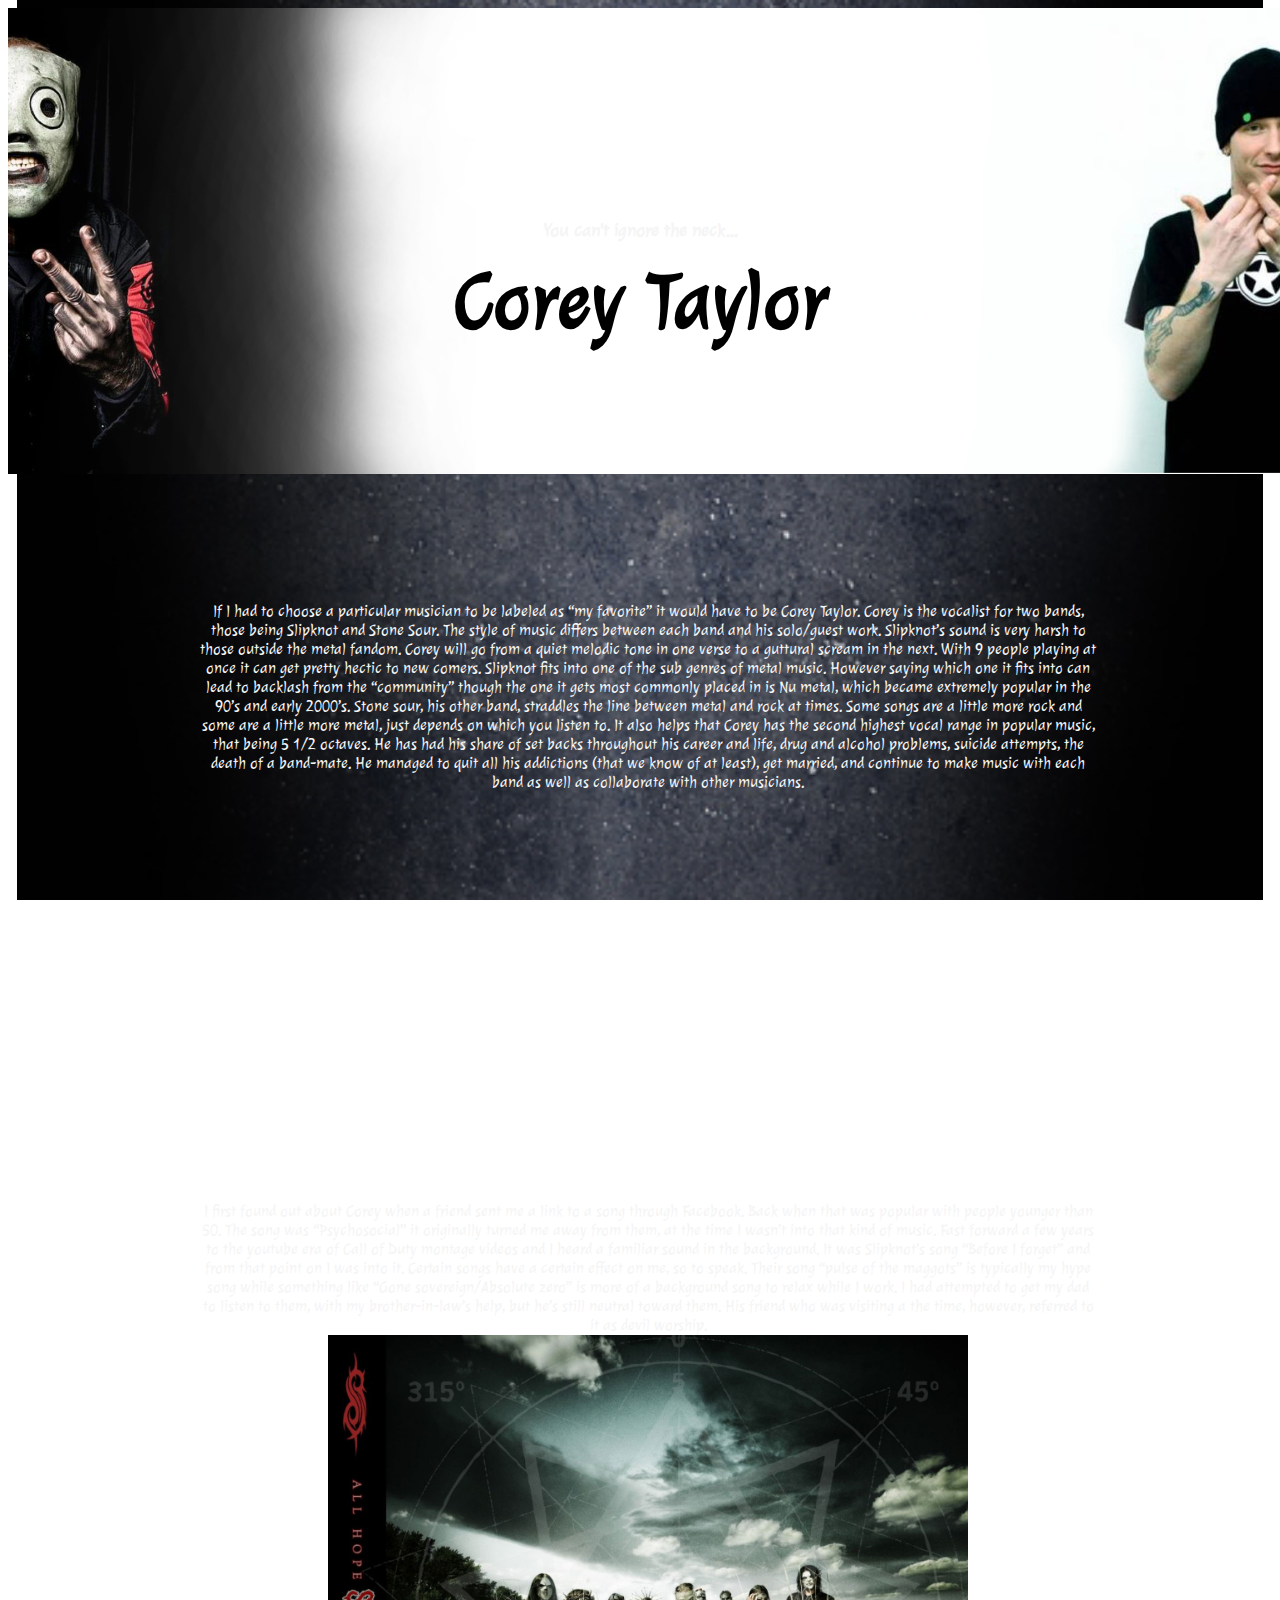
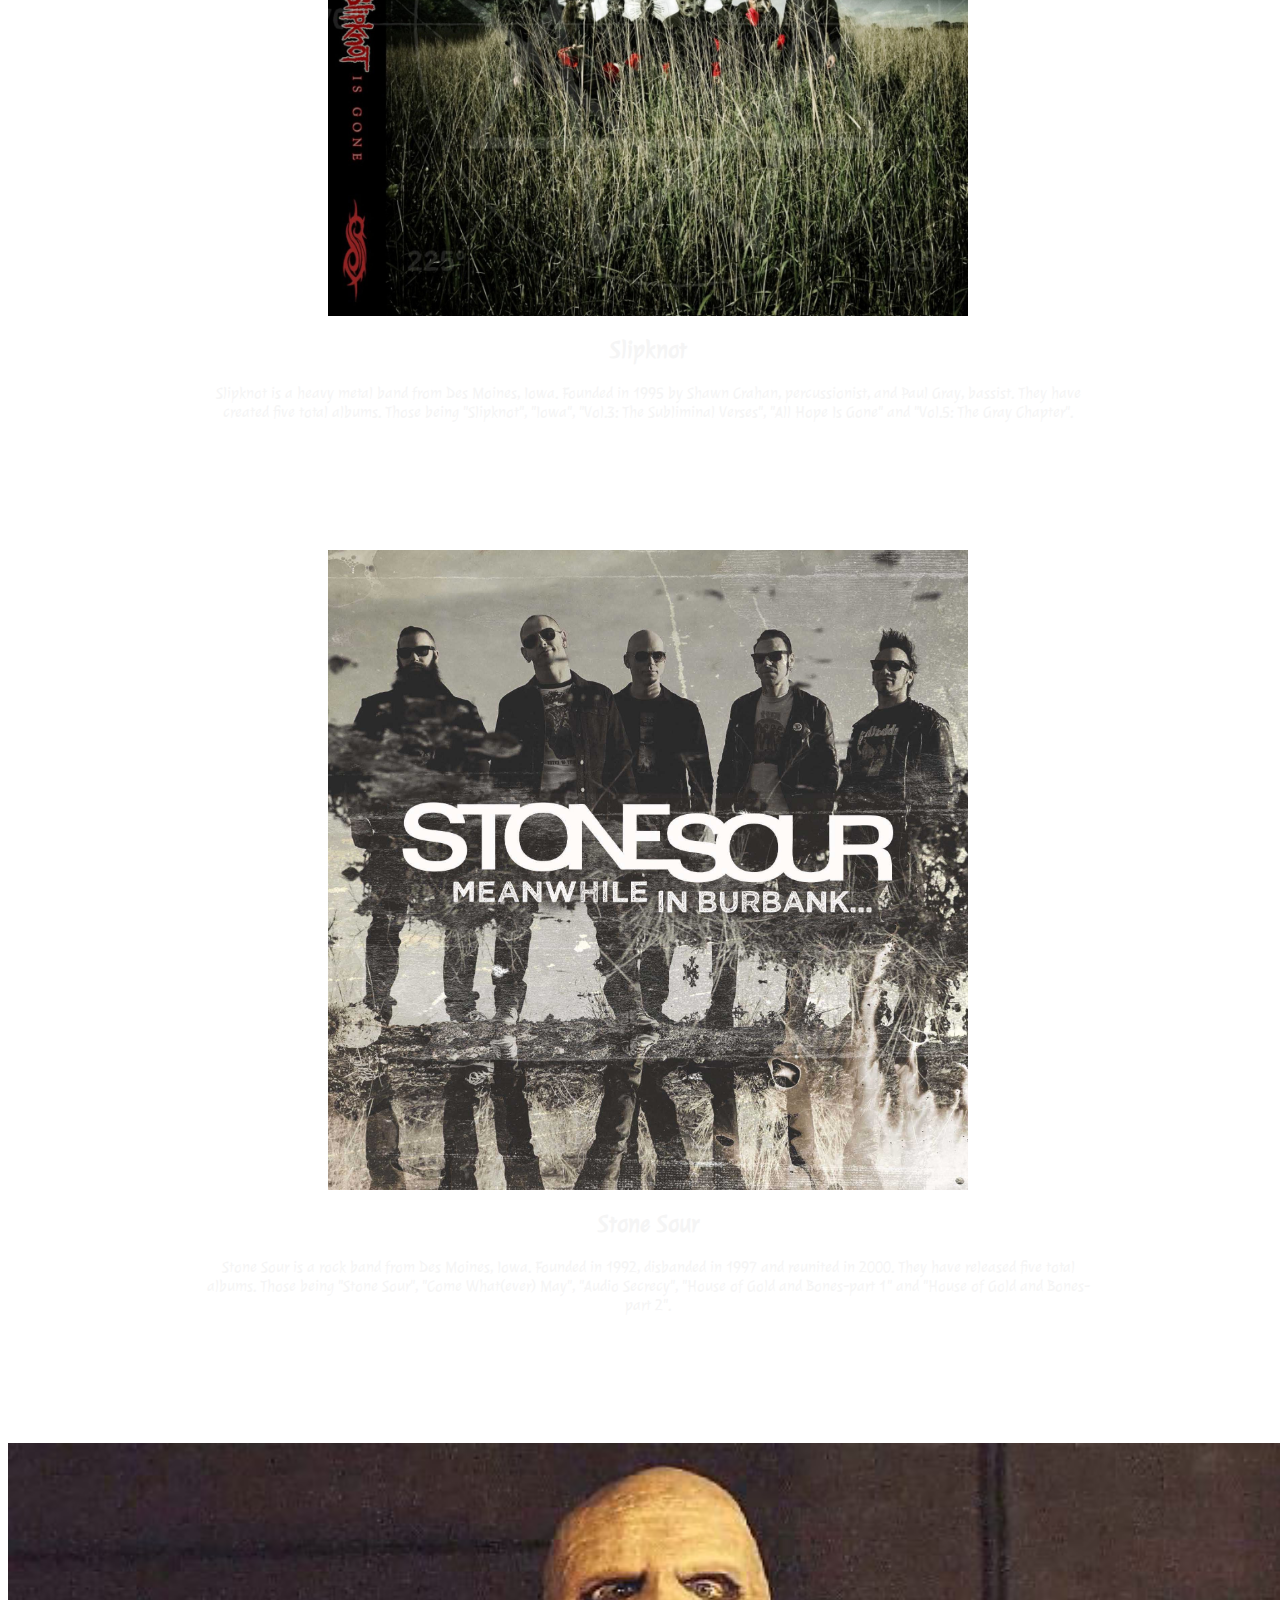
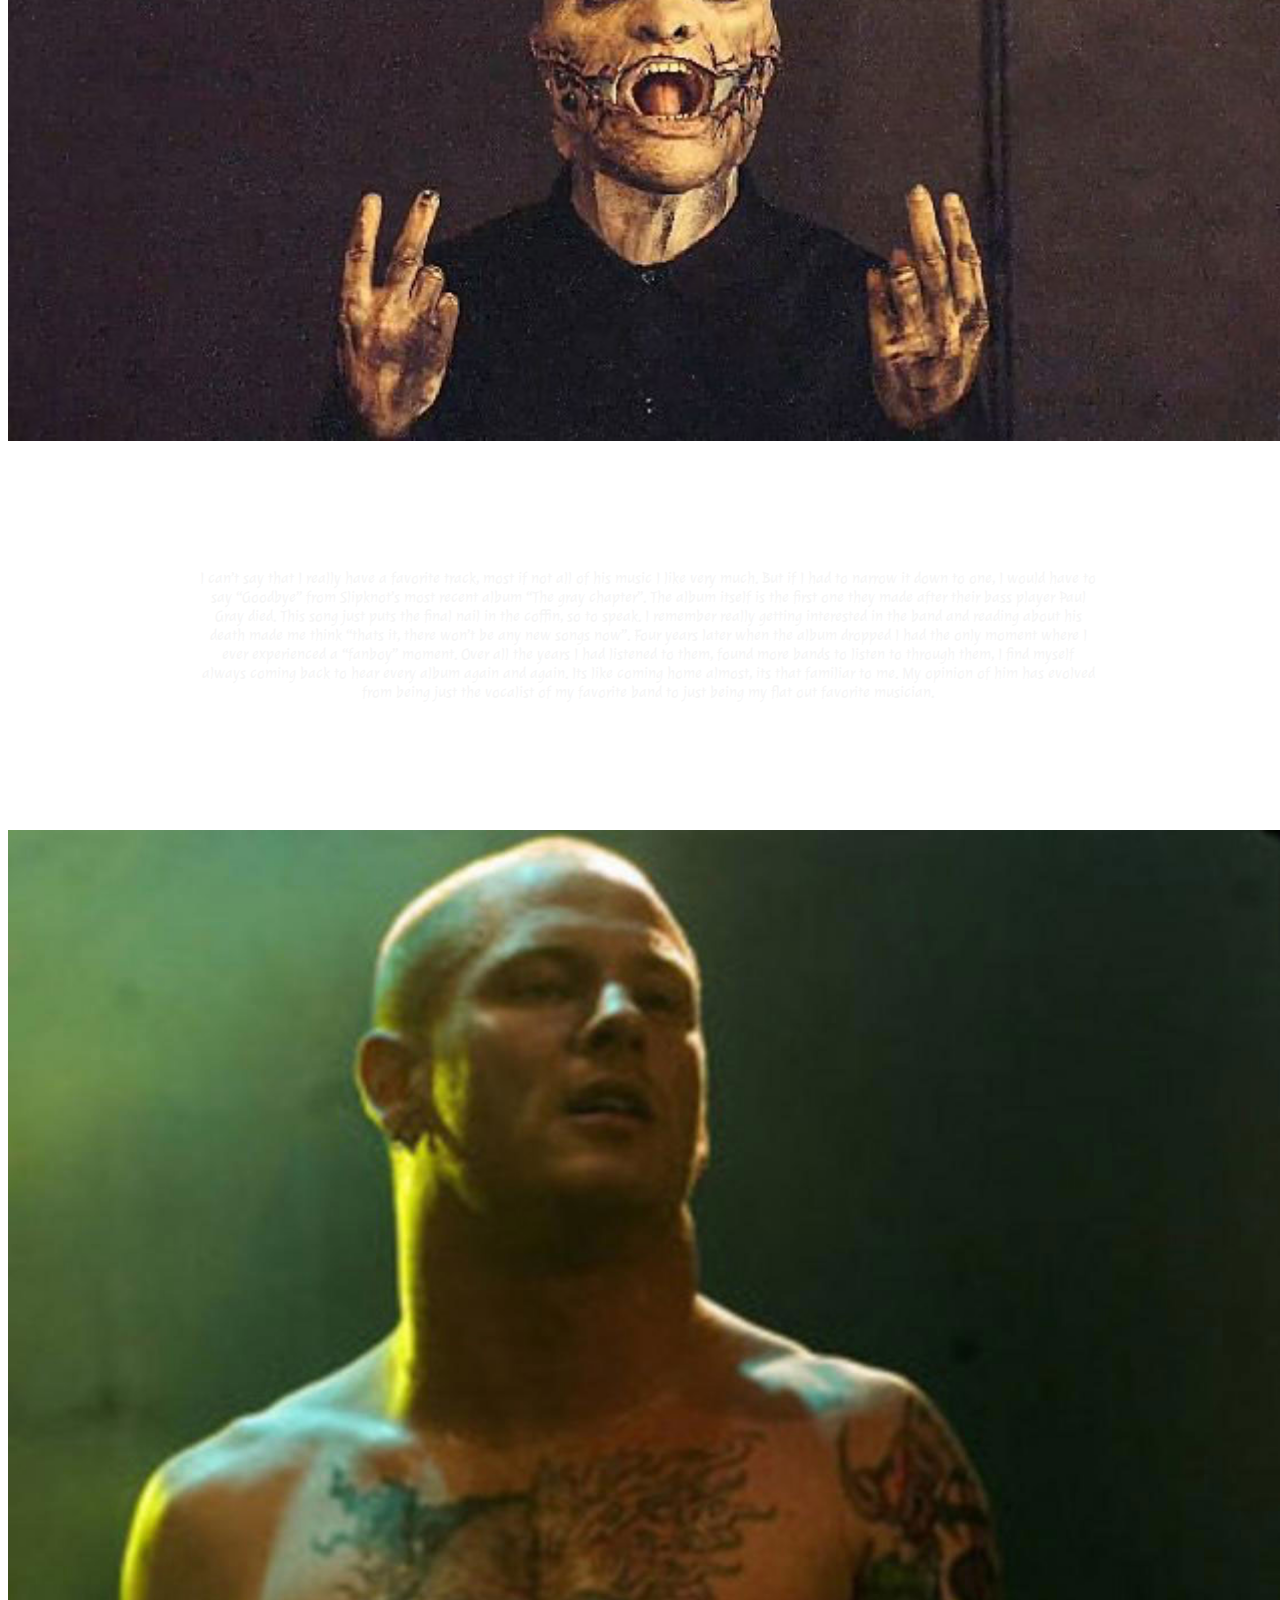
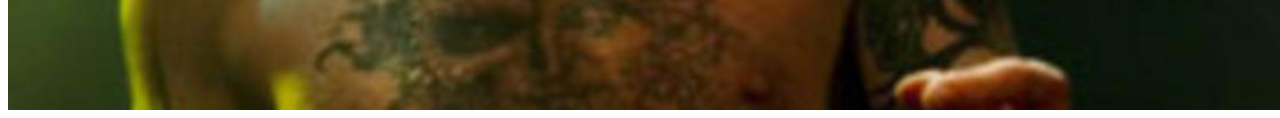
<file: project1/index.html>
<!DOCTYPE html>
<html lang="en">
    <head>
        <title>Alan Burtchell - ID1 SPRING 2017</title>
        <link rel="stylesheet"href="project 1 css.css">
    </head>
    <link href="https://fonts.googleapis.com/css?family=Julee" rel="stylesheet">
    <body>
        <div class="image">
            <img src="images/corey%20left%20and%20right.jpg" alt="corey with and without his mask" id="nope">
            <h1>Corey Taylor</h1>
        </div>
        <p id="afterwhite">If I had to choose a particular musician to be labeled as “my favorite” it would have to be Corey Taylor. Corey is the vocalist for two bands, those being Slipknot and Stone Sour. The style of music differs between each band and his solo/guest work. Slipknot’s sound is very harsh to those outside the metal fandom. Corey will go from a quiet melodic tone in one verse to a guttural scream in the next. With 9 people playing at once it can get pretty hectic to new comers. Slipknot fits into one of the sub genres of metal music. However saying which one it fits into can lead to backlash from the “community” though the one it gets most commonly placed in is Nu metal, which became extremely popular in the 90’s and early 2000’s. Stone sour, his other band, straddles the line between metal and rock at times. Some songs are a little more rock and some are a little more metal, just depends on which you listen to. It also helps that Corey has the second highest vocal range in popular music, that being 5 1/2 octaves. He has had his share of set backs throughout his career and life, drug and alcohol problems, suicide attempts, the death of a band-mate. He managed to quit all his addictions (that we know of at least), get married, and continue to make music with each band as well as collaborate with other musicians.</p>
        <img src="images/white-slipknot-logo.png" id="whitelogo">
        <p>I first found out about Corey when a friend sent me a link to a song through Facebook. Back when that was popular with people younger than 50. The song was “Psychosocial” it originally turned me away from them, at the time I wasn’t into that kind of music. Fast forward a few years to the youtube era of Call of Duty montage videos and I heard a familiar sound in the background. It was Slipknot’s song “Before I forget” and from that point on I was into it. Certain songs have a certain effect on me, so to speak. Their song “pulse of the maggots” is typically my hype song while something like “Gone sovereign/Absolute zero” is more of a background song to relax while I work. I had attempted to get my dad to listen to them, with my brother-in-law’s help, but he’s still neutral toward them. His friend who was visiting a the time, however, referred to it as devil worship.</p>
        <img src="images/slipknotallhopeisgone-optimized_.jpg" id="Slipknotalbum" alt="Slipknot album">
        <h2>Slipknot</h2>
        <p id="slipknottext">Slipknot is a heavy metal band from Des Moines, Iowa. Founded in 1995 by Shawn Crahan, percussionist, and Paul Gray, bassist. They have created five total albums. Those being "Slipknot", "Iowa", "Vol.3: The Subliminal Verses", "All Hope Is Gone" and "Vol.5: The Gray Chapter".</p>
        <img src="images/Meanwhile-in-burbank-optimized.jpg" id="Stonesouralbum" alt="Stone Sour album">
        <h2>Stone Sour</h2>
        <p id="stonesourtext">Stone Sour is a rock band from Des Moines, Iowa. Founded in 1992, disbanded in 1997 and reunited in 2000. They have released five total albums. Those being "Stone Sour", "Come What(ever) May", "Audio Secrecy", "House of Gold and Bones-part 1" and "House of Gold and Bones-part 2".</p>
        <img src="images/Corey-taylor-portrait-optimized.jpg" alt="Gray chapter portrait">
        <p id="paragraphaftercorey">I can’t say that I really have a favorite track, most if not all of his music I like very much. But if I had to narrow it down to one, I would have to say “Goodbye” from Slipknot’s most recent album “The gray chapter”. The  album itself is the first one they made after their bass player Paul Gray died. This song just puts the final nail in the coffin, so to speak. I remember really getting interested in the band and reading about his death made me think “thats it, there won’t be any new songs now”. Four years later when the album dropped I had the only moment where I ever experienced a “fanboy” moment. Over all the years I had listened to them, found more bands to listen to through them, I find myself always coming back to hear every album again and again. Its like coming home almost, its that familiar to me. My opinion of him has evolved from being just the vocalist of my favorite band to just being my flat out favorite musician.</p>
        <div class="image">
            <img src="images/Corey-Taylor-Neck-optimized.jpg" alt="Corey Taylor focusing on neck" id="neck"/>
            <h3>You can't ignore the neck...</h3>
        </div>  
    </body>
</html>
</file>
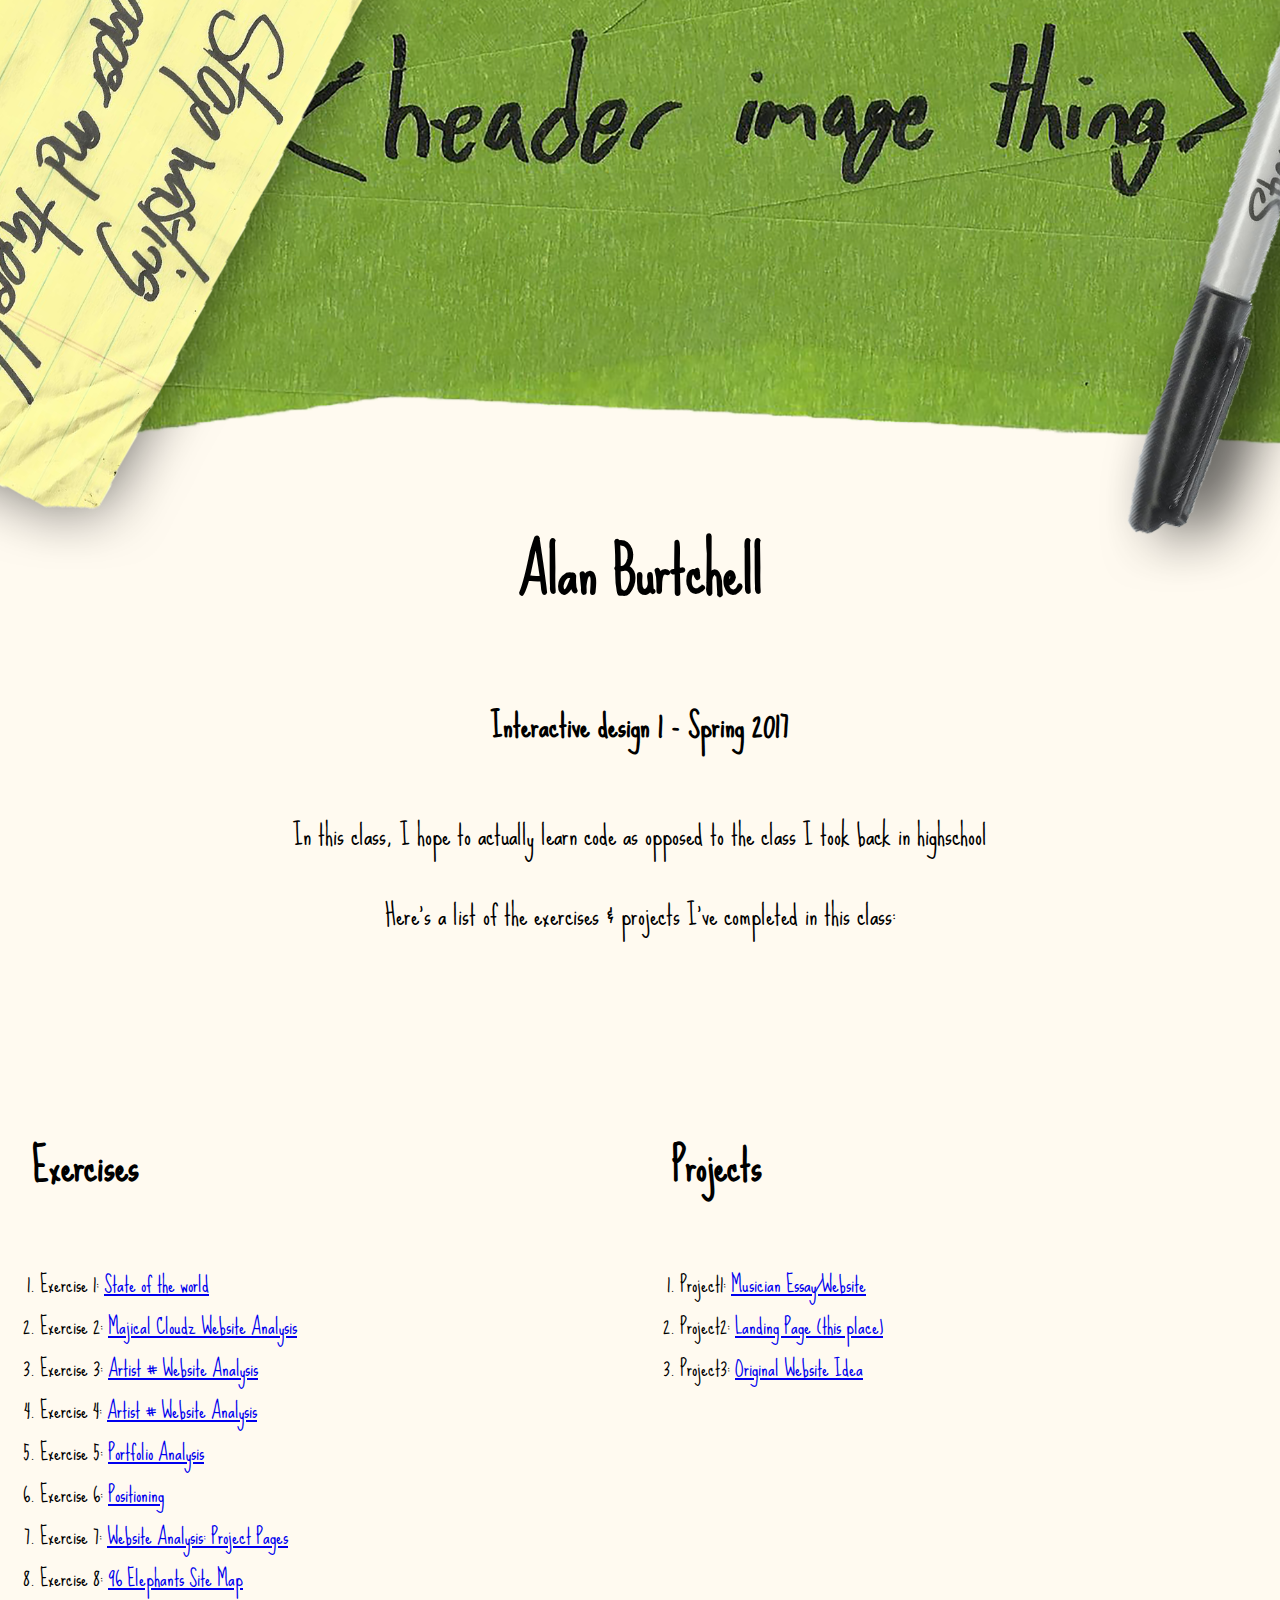
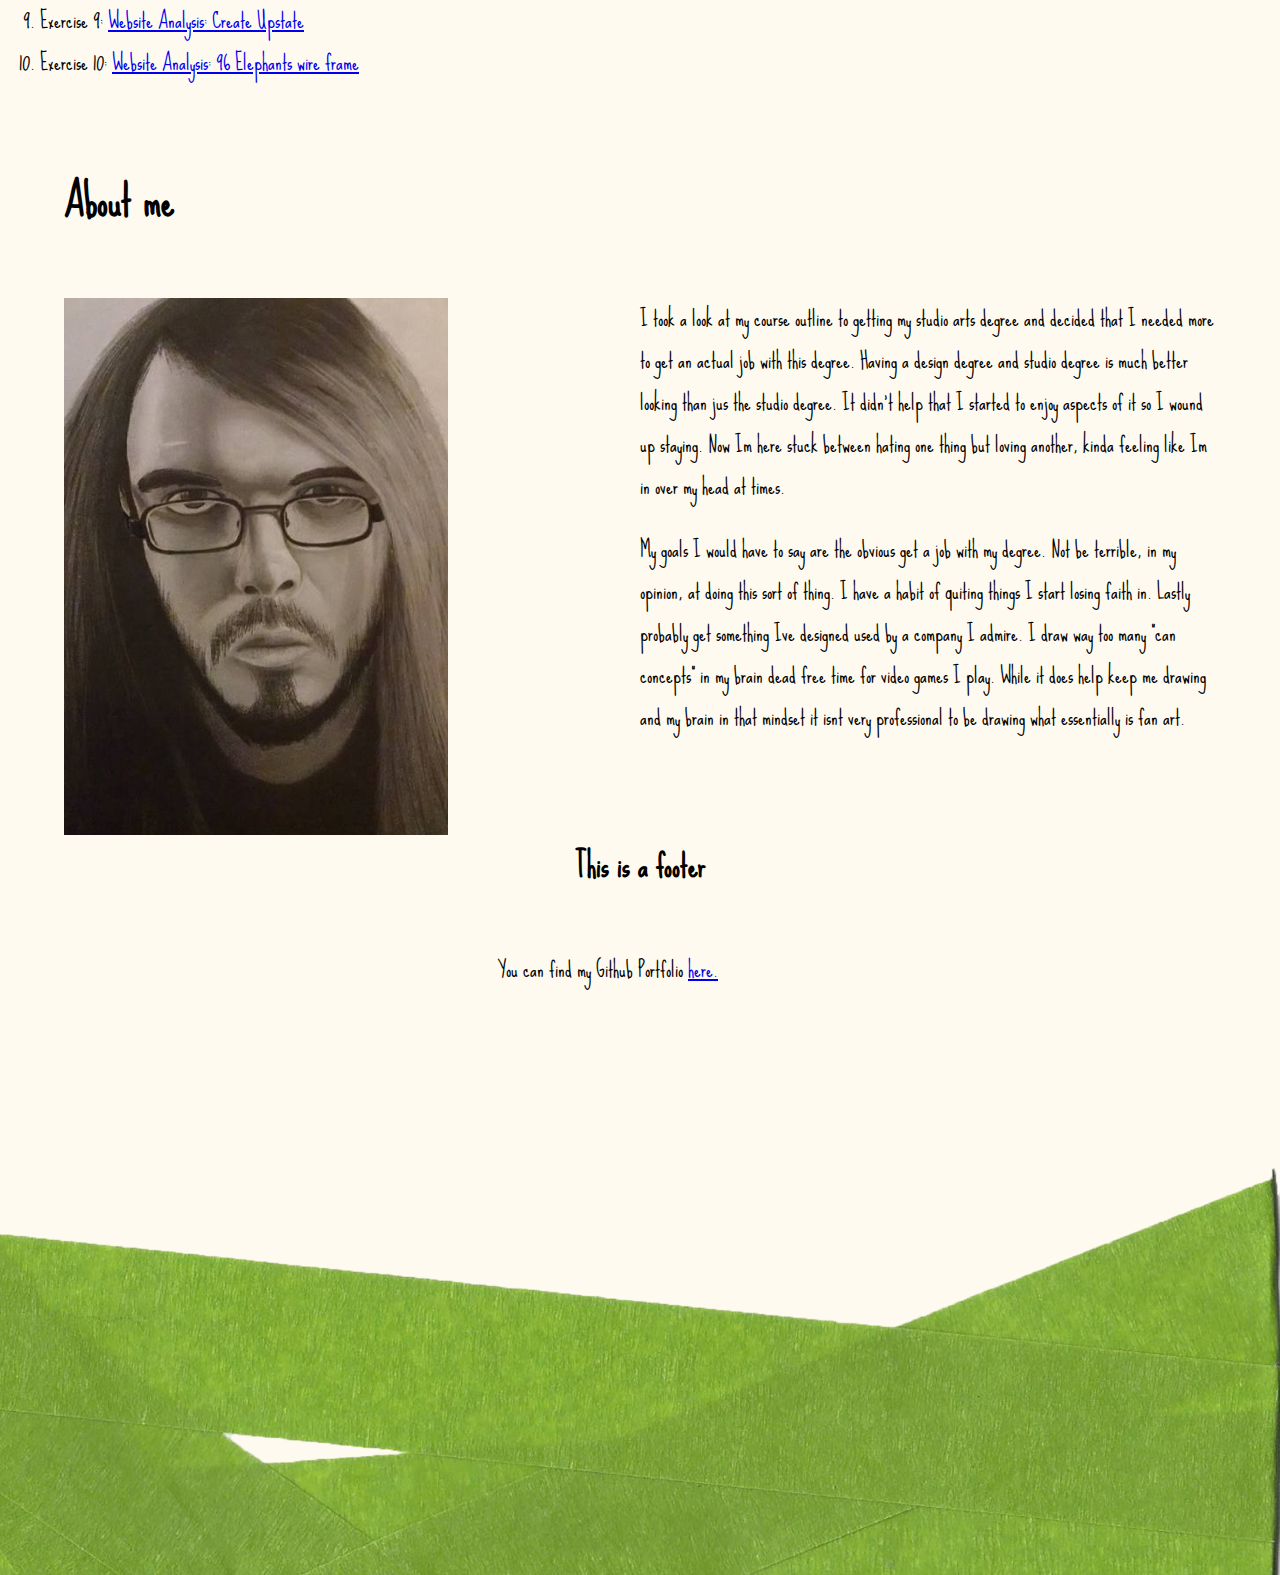
<file: Landingpage.html>
<!DOCTYPE html>
<html lang="en">
    <head>
        <title>Alan Burtchell - ID1 SPRING 2017</title>
        <link rel="stylesheet" href="index.css"> 
    </head>
    <link href="https://fonts.googleapis.com/css?family=Sue+Ellen+Francisco" rel="stylesheet">
    <body>
        <header>
            <img src="project1/images/header-image-starter.png" alt="random and stupid header image" id="headerimage">
            <h3>Alan Burtchell</h3>
            <h5>Interactive design 1 - Spring 2017</h5>
            <p id="paragraph1">In this class, I hope to actually learn code as opposed to the class I took back in highschool</p>
        </header>
        <p id="paragraph2">Here's a list of the exercises & projects I've completed in this class:</p>
        <section>
            <h4>Exercises</h4>
            <ol>
                <li>Exercise 1: <a href="exercises/exercises1.html">State of the world</a></li>
                <li>Exercise 2: <a href="exercises/exercises2.html">Majical Cloudz Website Analysis</a></li>
                <li>Exercise 3: <a href="exercises/exercises3.html">Artist # Website Analysis</a></li>
                <li>Exercise 4: <a href="exercises/exercises4.html">Artist # Website Analysis</a></li>
                <li>Exercise 5: <a href="exercises/Website%20Analysis.html"> Portfolio Analysis</a></li>
                <li>Exercise 6: <a href="exercises/Exercise%206.html">Positioning</a></li>
                <li>Exercise 7: <a href="exercises/exercise%207.html">Website Analysis: Project Pages</a></li>
                <li>Exercise 8: <a href="exercises/Exercise%208.pdf" target="_blank">96 Elephants Site Map</a></li>
                <li>Exercise 9: <a href="exercises/Exercise%209.html">Website Analysis: Create Upstate</a></li>
                <li>Exercise 10: <a href="exercises/Exercise%2010.ai">Website Analysis: 96 Elephants wire frame</a></li>
            </ol>
        </section>
        <section>
            <h4>Projects</h4>
            <ol>
                <li>Project1: <a href="project1/index.html">Musician Essay/Website</a>
                </li>
                <li>Project2: <a href="Landingpage.html">Landing Page (this place)</a>
                </li>
                <li>Project3: <a href="Stuffforproject3incodingclass/UnfinishedCemetarylandingpage.html">Original Website Idea</a></li>
            </ol>
        </section>
        <section id="aboutmestoof">
            <h4>About me</h4>
            <img src="project1/images/picture%20for%20coding%20thing.pdf" alt="self portrait of me" id="me">
            <p id="whyitookthisclass">I took a look at my course outline to getting my studio arts degree and decided that I needed more to get an actual job with this degree. Having a design degree and studio degree is much better looking than jus the studio degree. It didn't help that I started to enjoy aspects of it so I wound up staying. Now Im here stuck between hating one thing but loving another, kinda feeling like Im in over my head at times.</p>
            <p id="mygoals">My goals I would have to say are the obvious get a job with my degree. Not be terrible, in my opinion, at doing this sort of thing. I have a habit of quiting things I start losing faith in. Lastly probably get something Ive designed used by a company I admire. I draw way too many "can concepts" in my brain dead free time for video games I play. While it does help keep me drawing and my brain in that mindset it isnt very professional to be drawing what essentially is fan art.</p>
        </section>
        <footer>
            <h5>This is a footer</h5>
            <p id="githubplug">You can find my Github Portfolio <a href="http://github.com/alanburtchell" target="_blank">here.</a></p>
        </footer>
        <img src="project1/images/Footer-image.png" alt="green tape pattern" id="footerimage">
    </body>
</html>
</file>
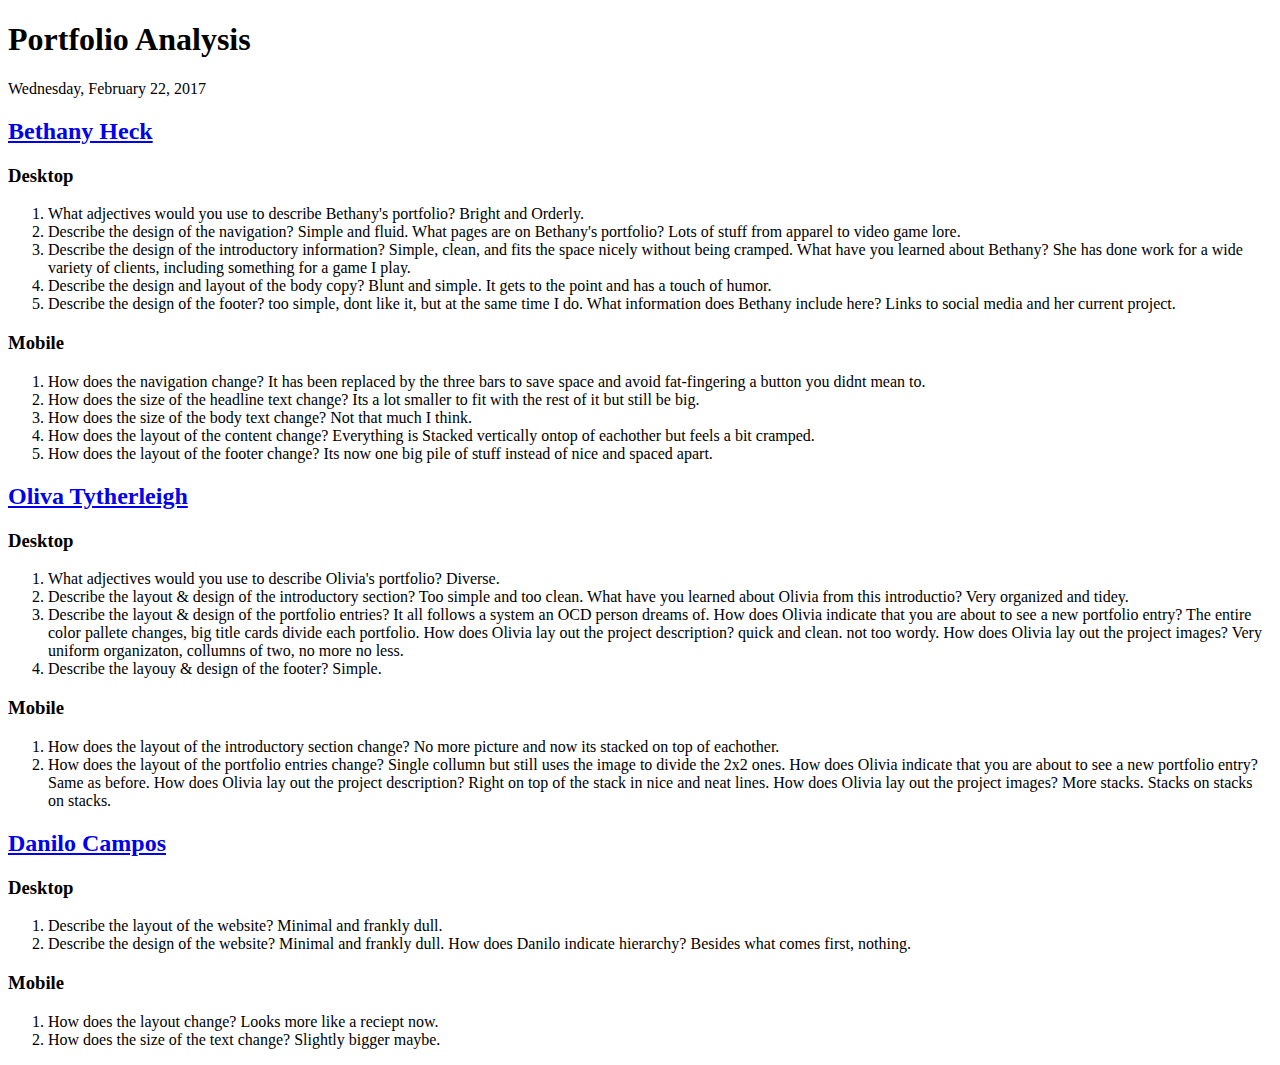
<file: Website Analysis.html>
<!DOCTYPE html>
<html lang="en">
    <head>
        <title>Portfolio Analysis</title>
    </head>
    <body>
        <header>
            <h1>Portfolio Analysis</h1>
            <p>Wednesday, February 22, 2017</p>
        </header>
        <!--1st portfolion analysis-->
        <section>
            <header>
                <h2><a href="http://heckhouse.com/about/" target="_blank">Bethany Heck</a></h2>
            </header>
            <section>
                <h3>Desktop</h3>
                <ol>
                    <li>What adjectives would you use to describe Bethany's portfolio? Bright and Orderly.</li>
                    <li>Describe the design of the navigation? Simple and fluid.
                        What pages are on Bethany's portfolio? Lots of stuff from apparel to video game lore.</li>
                    <li>Describe the design of the introductory information? Simple, clean, and fits the space nicely without being cramped.
                        What have you learned about Bethany? She has done work for a wide variety of clients, including something for a game I play.</li>
                    <li>Describe the design and layout of the body copy? Blunt and simple. It gets to the point and has a touch of humor.</li>
                    <li>Describe the design of the footer? too simple, dont like it, but at the same time I do.
                        What information does Bethany include here? Links to social media and her current project.</li>
                </ol>
            </section>
            <section>
                <h3>Mobile</h3>
                <ol>
                    <li>How does the navigation change? It has been replaced by the three bars to save space and avoid fat-fingering a button you didnt mean to.</li>
                    <li>How does the size of the headline text change? Its a lot smaller to fit with the rest of it but still be big.</li>
                    <li>How does the size of the body text change? Not that much I think.</li>
                    <li>How does the layout of the content change? Everything is Stacked vertically ontop of eachother but feels a bit cramped.</li>
                    <li>How does the layout of the footer change? Its now one big pile of stuff instead of nice and spaced apart.</li>
                </ol>
            </section>
        </section>
        <!--2nd portfolio analysis=-->
        <section>
            <header>
                <h2><a href="http://www.olivia.is/"target="_blank">Oliva Tytherleigh</a></h2>
            </header>
            <section>
                <h3>Desktop</h3>
                <ol>
                    <li>What adjectives would you use to describe Olivia's portfolio? Diverse.</li>
                    <li>Describe the layout & design of the introductory section? Too simple and too clean.
                        What have you learned about Olivia from this introductio? Very organized and tidey.</li>
                    <li>Describe the layout & design of the portfolio entries? It all follows a system an OCD person dreams of.
                        How does Olivia indicate that you are about to see a new portfolio entry? The entire color pallete changes, big title cards divide each portfolio.
                        How does Olivia lay out the project description? quick and clean. not too wordy.
                        How does Olivia lay out the project images? Very uniform organizaton, collumns of two, no more no less.</li>
                    <li>Describe the layouy & design of the footer? Simple.</li>
                </ol>
            </section> 
            <section>
                <h3>Mobile</h3>
                <ol>
                    <li>How does the layout of the introductory section change? No more picture and now its stacked on top of eachother.</li>
                    <li>How does the layout of the portfolio entries change? Single collumn but still uses the image to divide the 2x2 ones.
                        How does Olivia indicate that you are about to see a new portfolio entry? Same as before.
                        How does Olivia lay out the project description? Right on top of the stack in nice and neat lines.
                        How does Olivia lay out the project images? More stacks. Stacks on stacks on stacks.</li>
                </ol>
            </section>
        </section>
        <!--3rd portfolio analysis-->
        <section>
            <header>
                <h2><a href="http://danilocampos.com.br"target="_blank">Danilo Campos</a></h2>
            </header>
            <section>
                <h3>Desktop</h3>
                <ol>
                    <li>Describe the layout of the website? Minimal and frankly dull.</li>
                    <li>Describe the design of the website? Minimal and frankly dull.
                    How does Danilo indicate hierarchy? Besides what comes first, nothing.</li>
                </ol>
            </section>
            <section>
                <h3>Mobile</h3>
                <ol>
                    <li>How does the layout change? Looks more like a reciept now.</li>
                    <li>How does the size of the text change? Slightly bigger maybe.</li>
                </ol>
            </section>
        </section>
    </body>
</html>
</file>
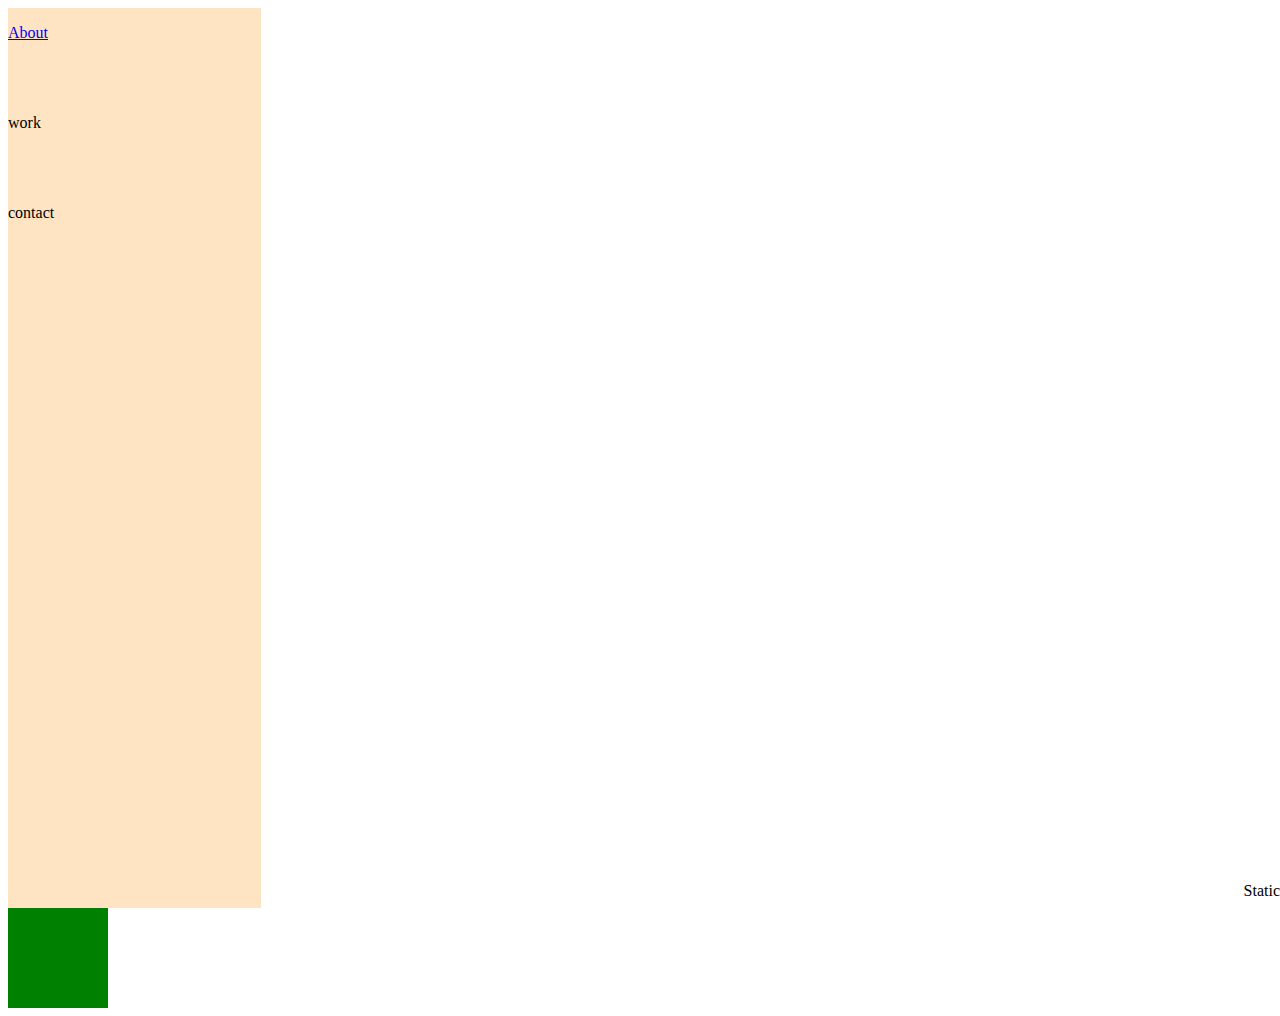
<file: exercises/Exercise 6.html>
<!DOCTYPE html>
<html lang="en">
    <head>
        <title>Positioning Exercise</title>
        <link rel="stylesheet" href="Exercise%206.css">
    </head>
    <body>
        <!--The text in this box is absolutely positioned in relationship to its parent element, the "relative" section.-->
        <section id="relative">
            <p><a href="about">About</a></p>
            <p>work</p>
            <p>contact</p>
        </section>

        <!--The text in this box is absolutely positioned in relationship to the <body>-->
        <section id="static">
            <p>Static</p>
        </section>
    </body>
</html>
</file>
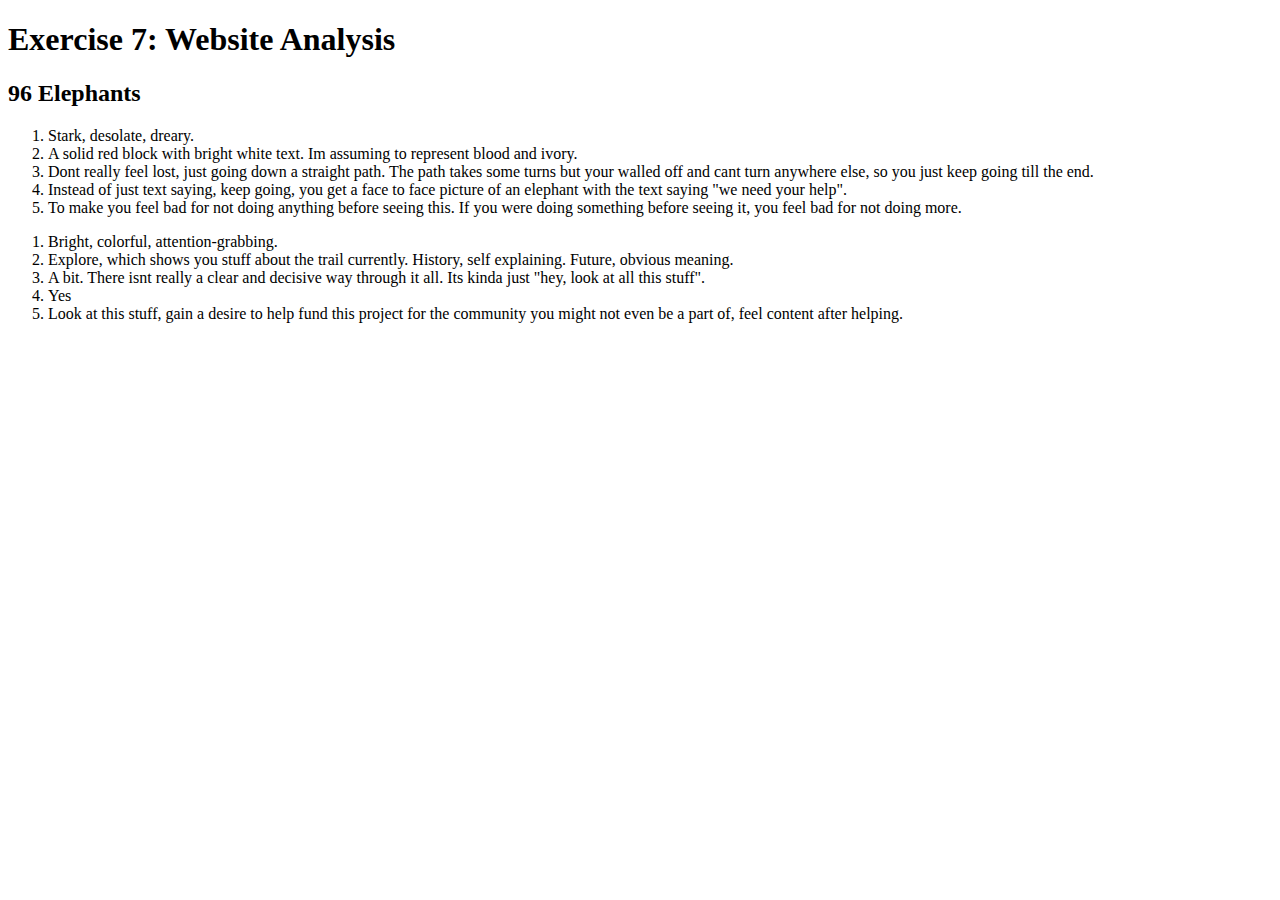
<file: exercises/exercise 7.html>
<!DOCTYPE html>
<html lang="en">
    <head>
        <title>Exercise 7: Website Analysis</title>
    </head>
    <body>
        <h1>Exercise 7: Website Analysis</h1>
        <h2>96 Elephants</h2>
        <ol>
            <li>Stark, desolate, dreary.</li>
            <li>A solid red block with bright white text. Im assuming to represent blood and ivory.</li>
            <li>Dont really feel lost, just going down a straight path. The path takes some turns but your walled off and cant turn anywhere else, so you just keep going till the end.</li>
            <li>Instead of just text saying, keep going, you get a face to face picture of an elephant with the text saying "we need your help".</li>
            <li>To make you feel bad for not doing anything before seeing this. If you were doing something before seeing it, you feel bad for not doing more.</li>
        </ol>
        <ol>
            <li>Bright, colorful, attention-grabbing.</li>
            <li>Explore, which shows you stuff about the trail currently. History, self explaining. Future, obvious meaning.</li>
            <li>A bit. There isnt really a clear and decisive way through it all. Its kinda just "hey, look at all this stuff".</li>
            <li>Yes</li>
            <li>Look at this stuff, gain a desire to help fund this project for the community you might not even be a part of, feel content after helping.</li>
        </ol>
    </body>
</html>
</file>
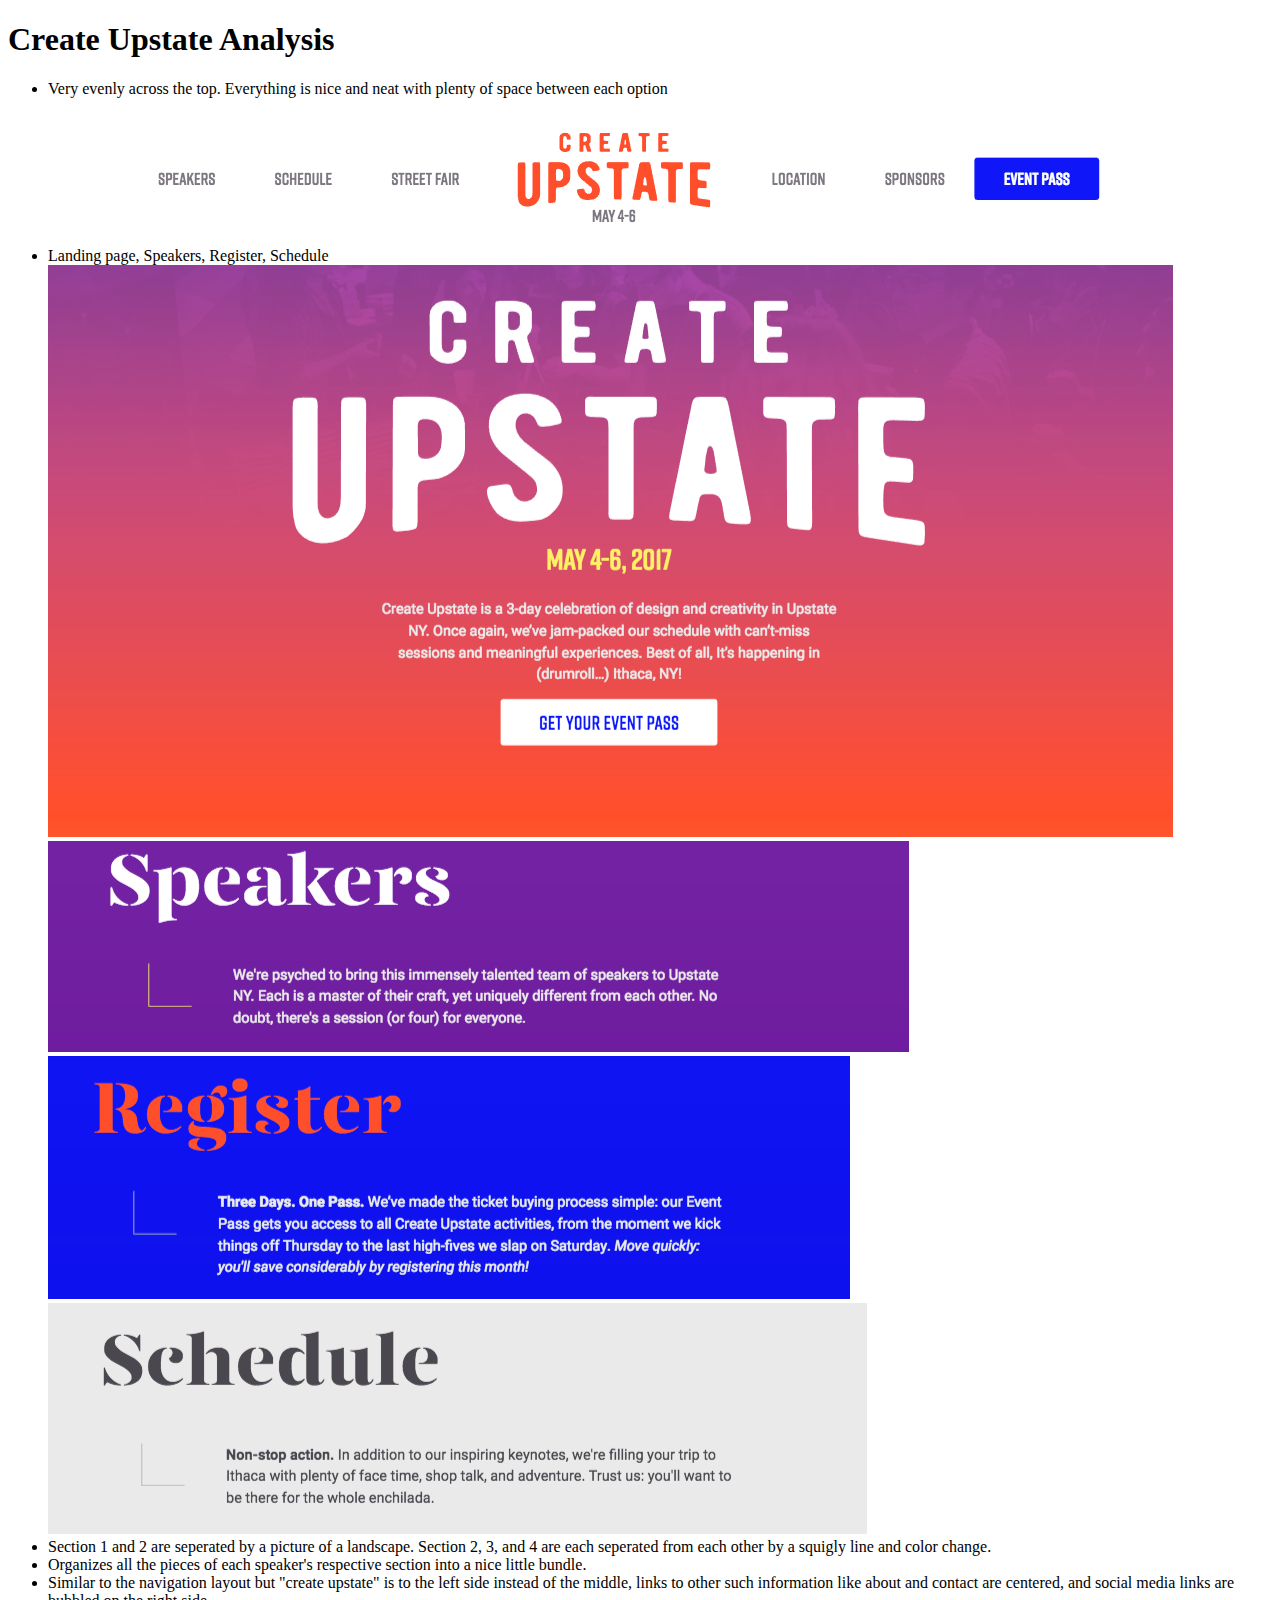
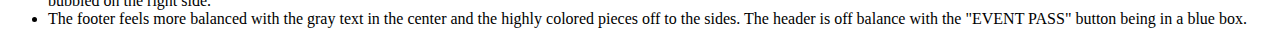
<file: exercises/Exercise 9.html>
<!DOCTYPE html>
<html lang="en">
    <head>
        <title>Create Upstate Analysis</title>
    </head>
    <body>
        <h1>Create Upstate Analysis</h1>
        <ul>
            <li>Very evenly across the top. Everything is nice and neat with plenty of space between each option</li>
            <img src="ScreenshotNav.png">
            <li>Landing page, Speakers, Register, Schedule</li>
            <img src="ScreenshotSecion1.png">
            <img src="ScreenshotSection2.png">
            <img src="ScreenshotSection3.png">
            <img src="ScreenshotSection4.png">
            <li>Section 1 and 2 are seperated by a picture of a landscape. Section 2, 3, and 4 are each seperated from each other by a squigly line and color change.</li>
            <li>Organizes all the pieces of each speaker's respective section into a nice little bundle.</li>
            <li>Similar to the navigation layout but "create upstate" is to the left side instead of the middle, links to other such information like about and contact are centered, and social media links are bubbled on the right side.</li>
            <li>The footer feels more balanced with the gray text in the center and the highly colored pieces off to the sides. The header is off balance with the "EVENT PASS" button being in a blue box.</li>
        </ul>
    </body>
</html>
</file>
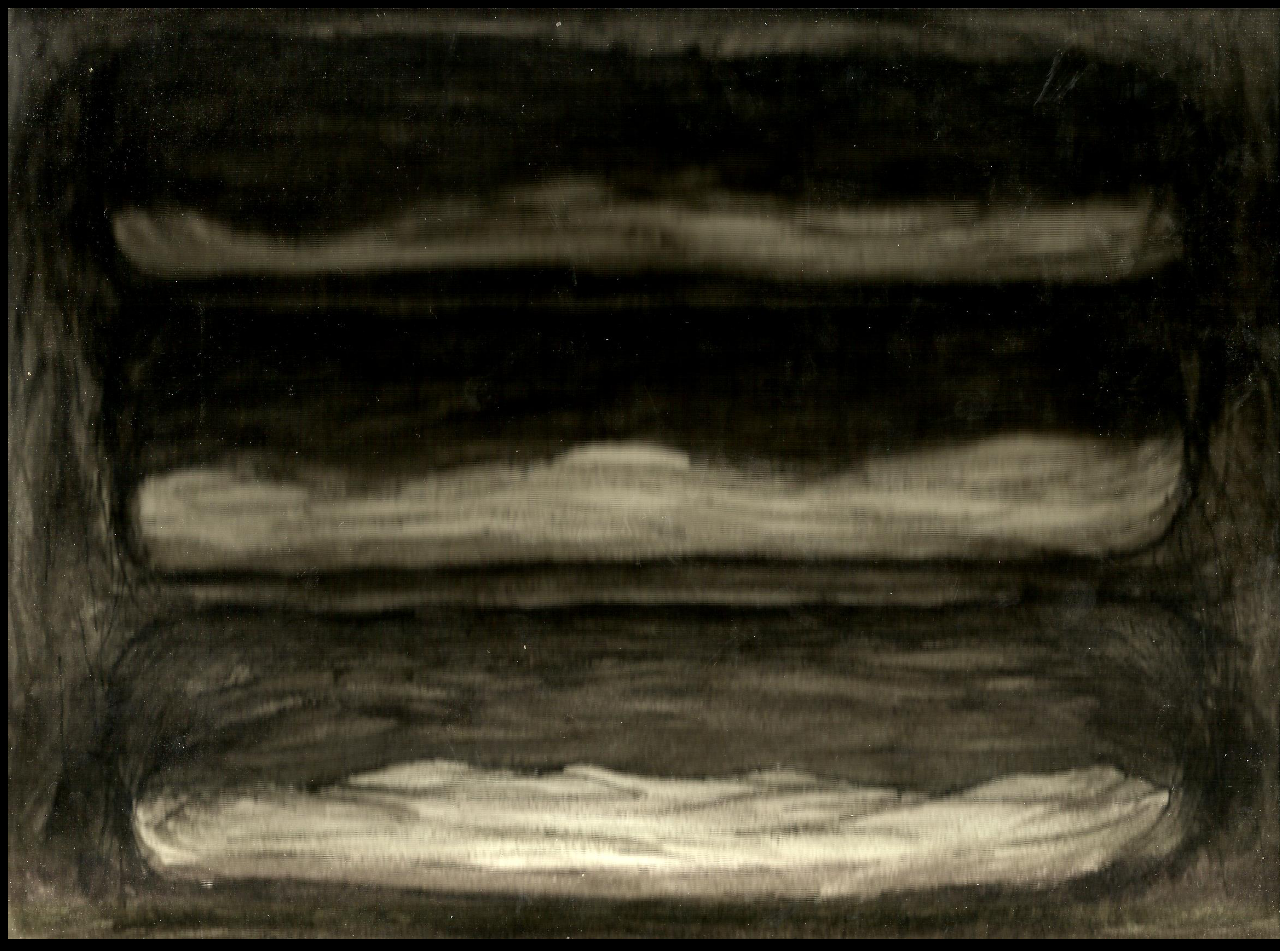
<file: Stuff for project 3 in coding class/Corpse Cubby menu.html>
<!DOCTYPE html>
<html>
    <head>
    <title>
        The Unfinished Cemetary Grave Selection
    </title>
        <link rel="stylesheet" href="Corpse%20cubby.css">
        </head>
    <body>
        <section>
    <img  src="Corpse cubby.png" alt="those cubby hole looking things that people used to put bodies in" id="cubby">
        <a href="Grave%20one%20Myself.html" id="link1"></a>
        <a href="Grave%20two%20Will.html"id="link2"></a>
        <a href="Grave%20three%20Yoni.html" id="link3"></a>
            </section>
        </body>
</html>
</file>
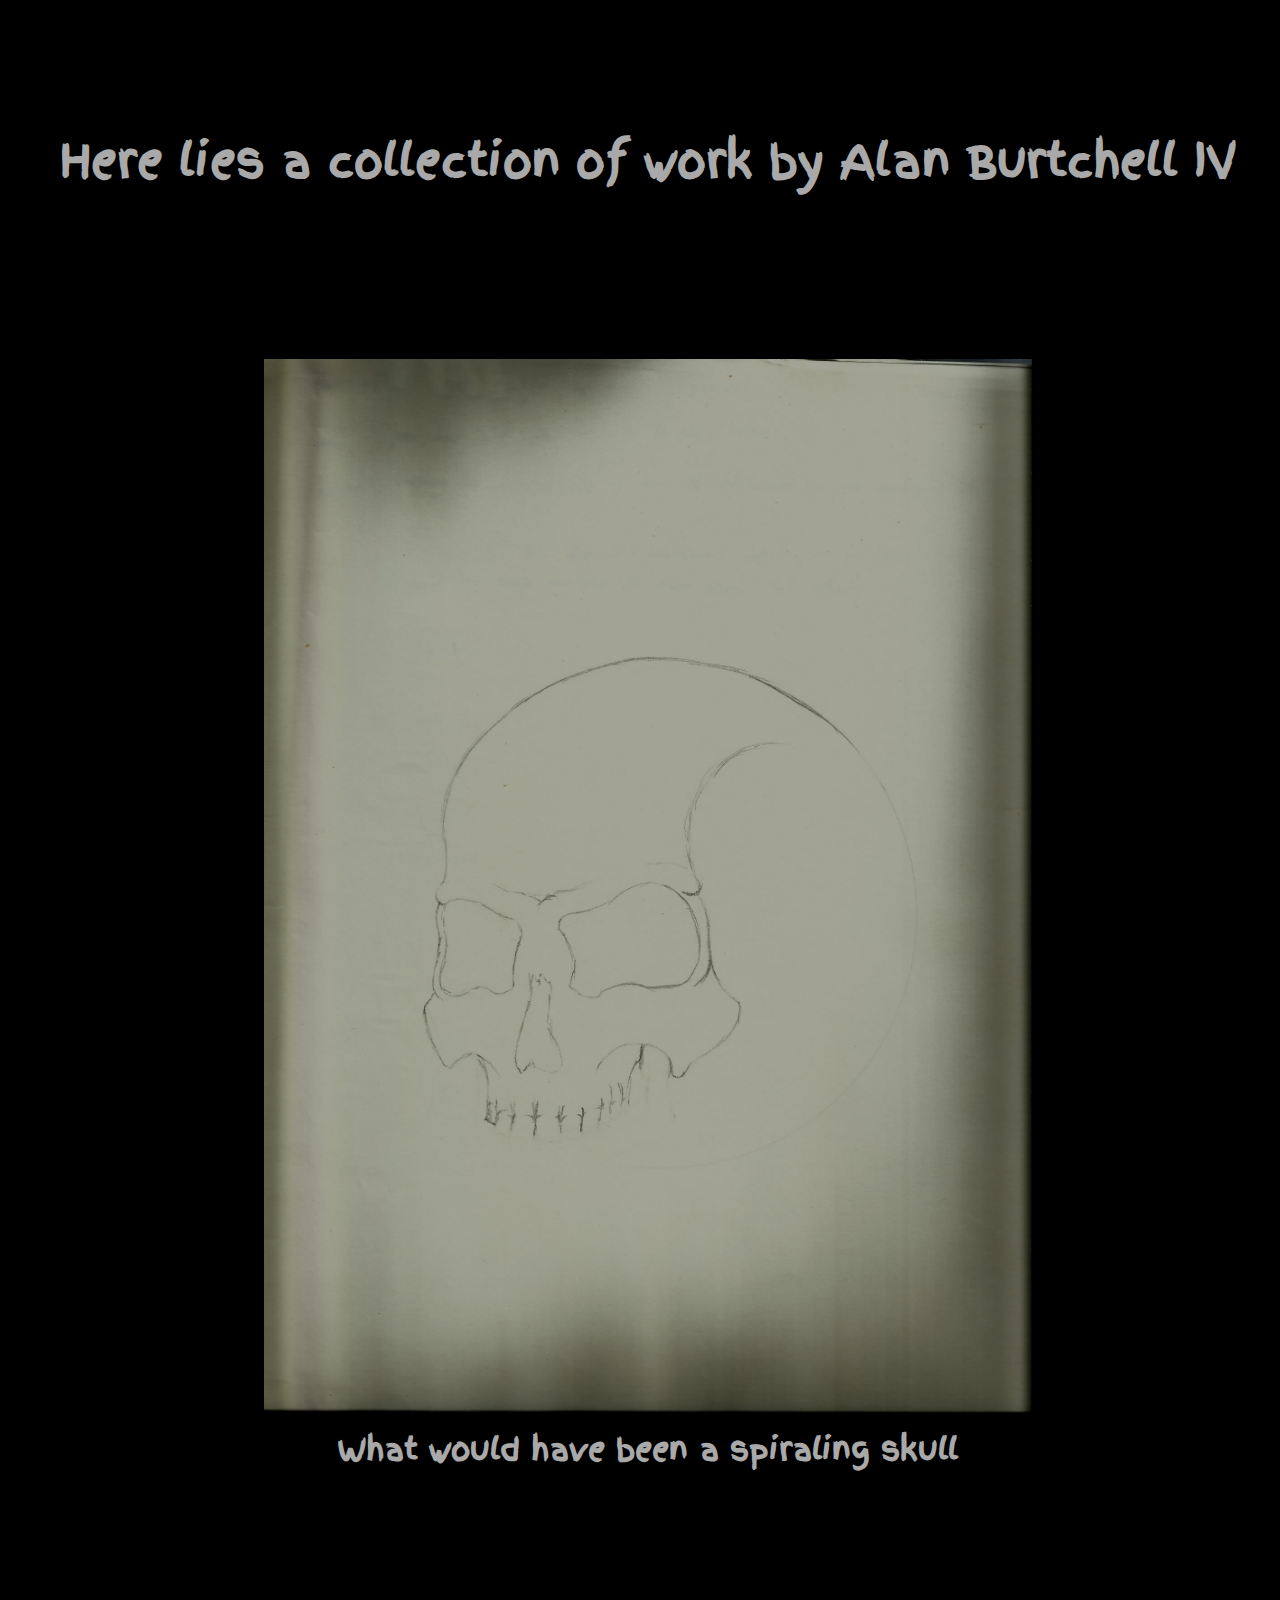
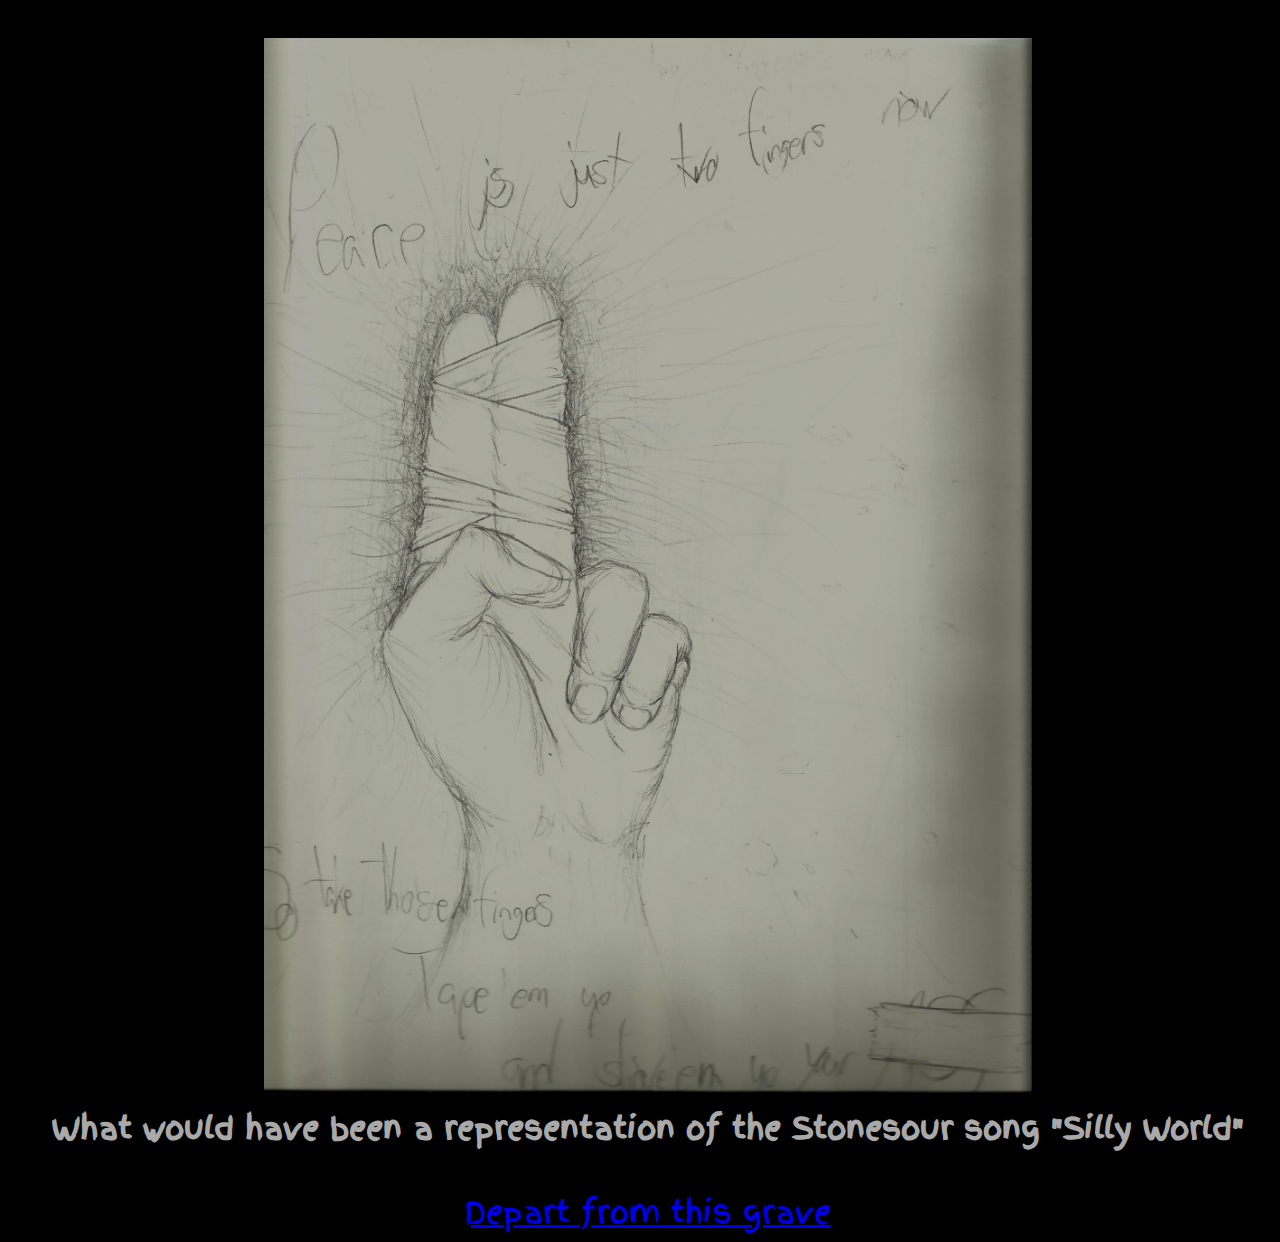
<file: Stuff for project 3 in coding class/Grave one Myself.html>
<!DOCTYPE html>
<html>
    <head>
    <title>
        Grave one: Alan Burtchell
    </title>
        <link rel="stylesheet" href="Grave%20one.css">
         <link href="https://fonts.googleapis.com/css?family=Finger+Paint" rel="stylesheet">
    </head>
    <body>
        <h2>
            Here lies a collection of work by Alan Burtchell IV
        </h2>
        <img src="unfinished%20drawing%201.png" alt="picture of barely started skull drawing" id="skull">
        <h4>What would have been a spiraling skull</h4>
        <img src="unfinished%20drawing%202.png" alt="picture of hand holding two fingers taped up with text around it" id="stonesour">
        <h4>What would have been a representation of the Stonesour song "Silly World"</h4>
        <a href="Corpse%20Cubby%20menu.html">Depart from this grave</a>
    </body>
</html>
</file>
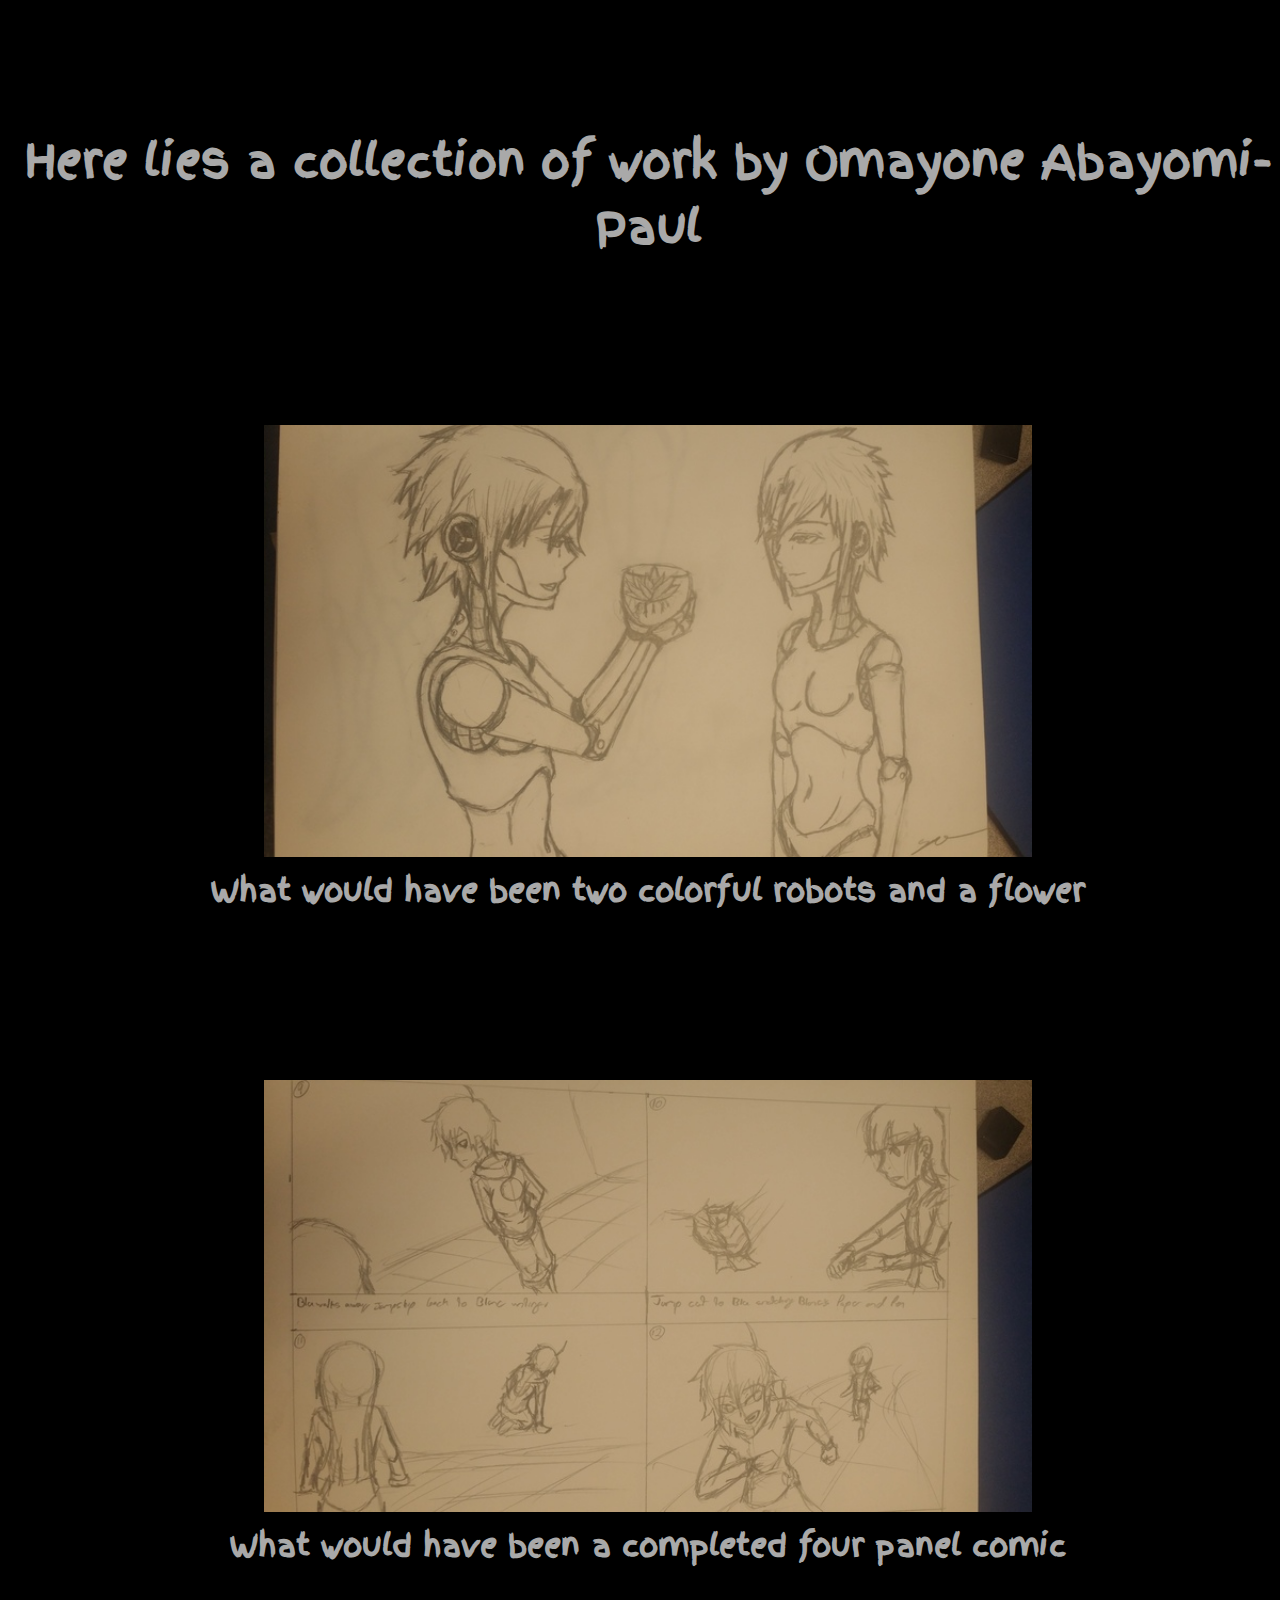
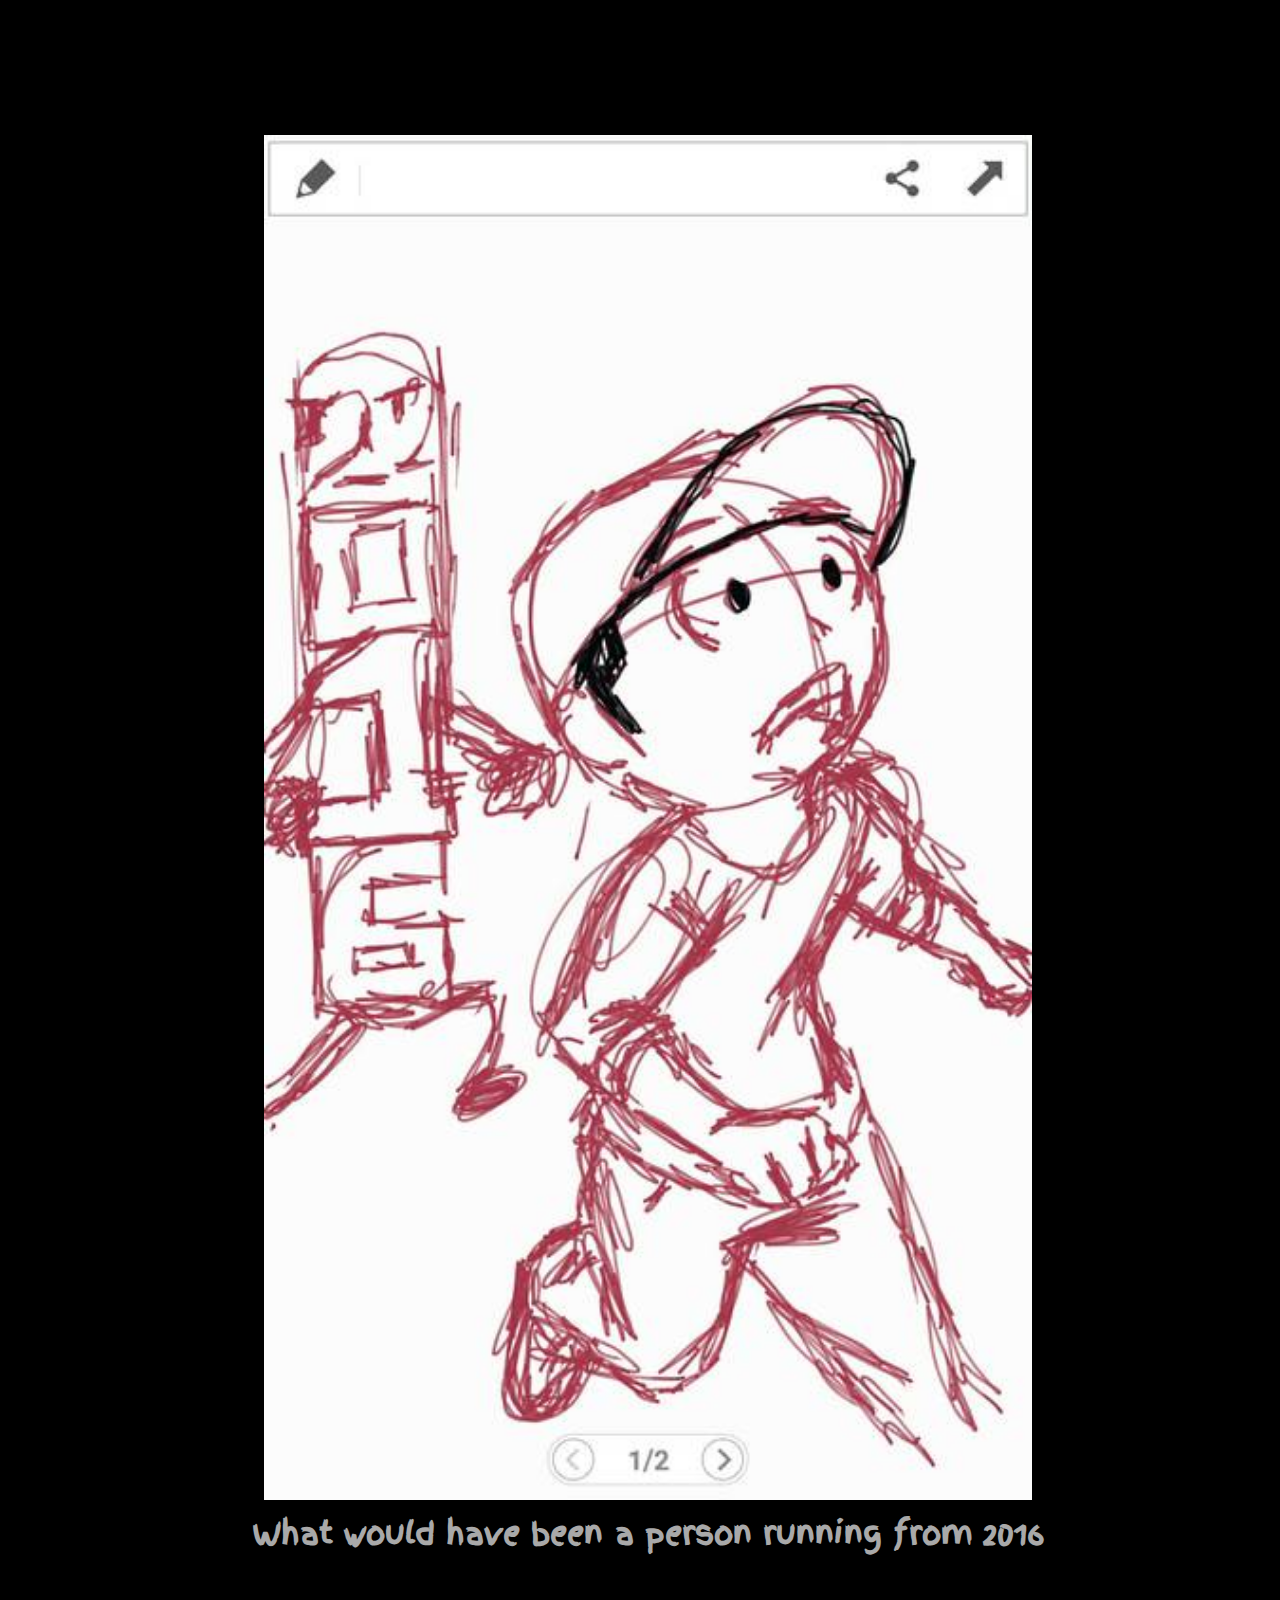
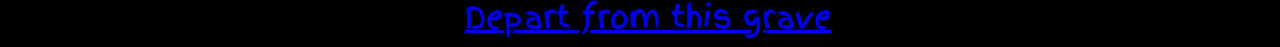
<file: Stuff for project 3 in coding class/Grave three Yoni.html>
<!DOCTYPE html>
<html>
    <head>
    <title>
        Grave three: Yoni
    </title>
        <link rel="stylesheet" href="Grave%20three.css">
        <link href="https://fonts.googleapis.com/css?family=Finger+Paint" rel="stylesheet">
    </head>
    <body>
        <h2>
            Here lies a collection of work by Omayone Abayomi-Paul
        </h2>
        <img src="Yoni%20drawing%201.jpg" alt="two female robots" id="robot">
        <h4>What would have been two colorful robots and a flower</h4>
        <img src="Yoni%20drawing%202.jpg" alt="comic sketches" id=comic>
        <h4>What would have been a completed four panel comic</h4>
        <img src="Yoni%20drawing%203.jpg" alt="running from 2016" id="running">
        <h4>What would have been a person running from 2016</h4>
        <a href="Corpse%20Cubby%20menu.html">Depart from this grave</a>
    </body>
</html>
</file>
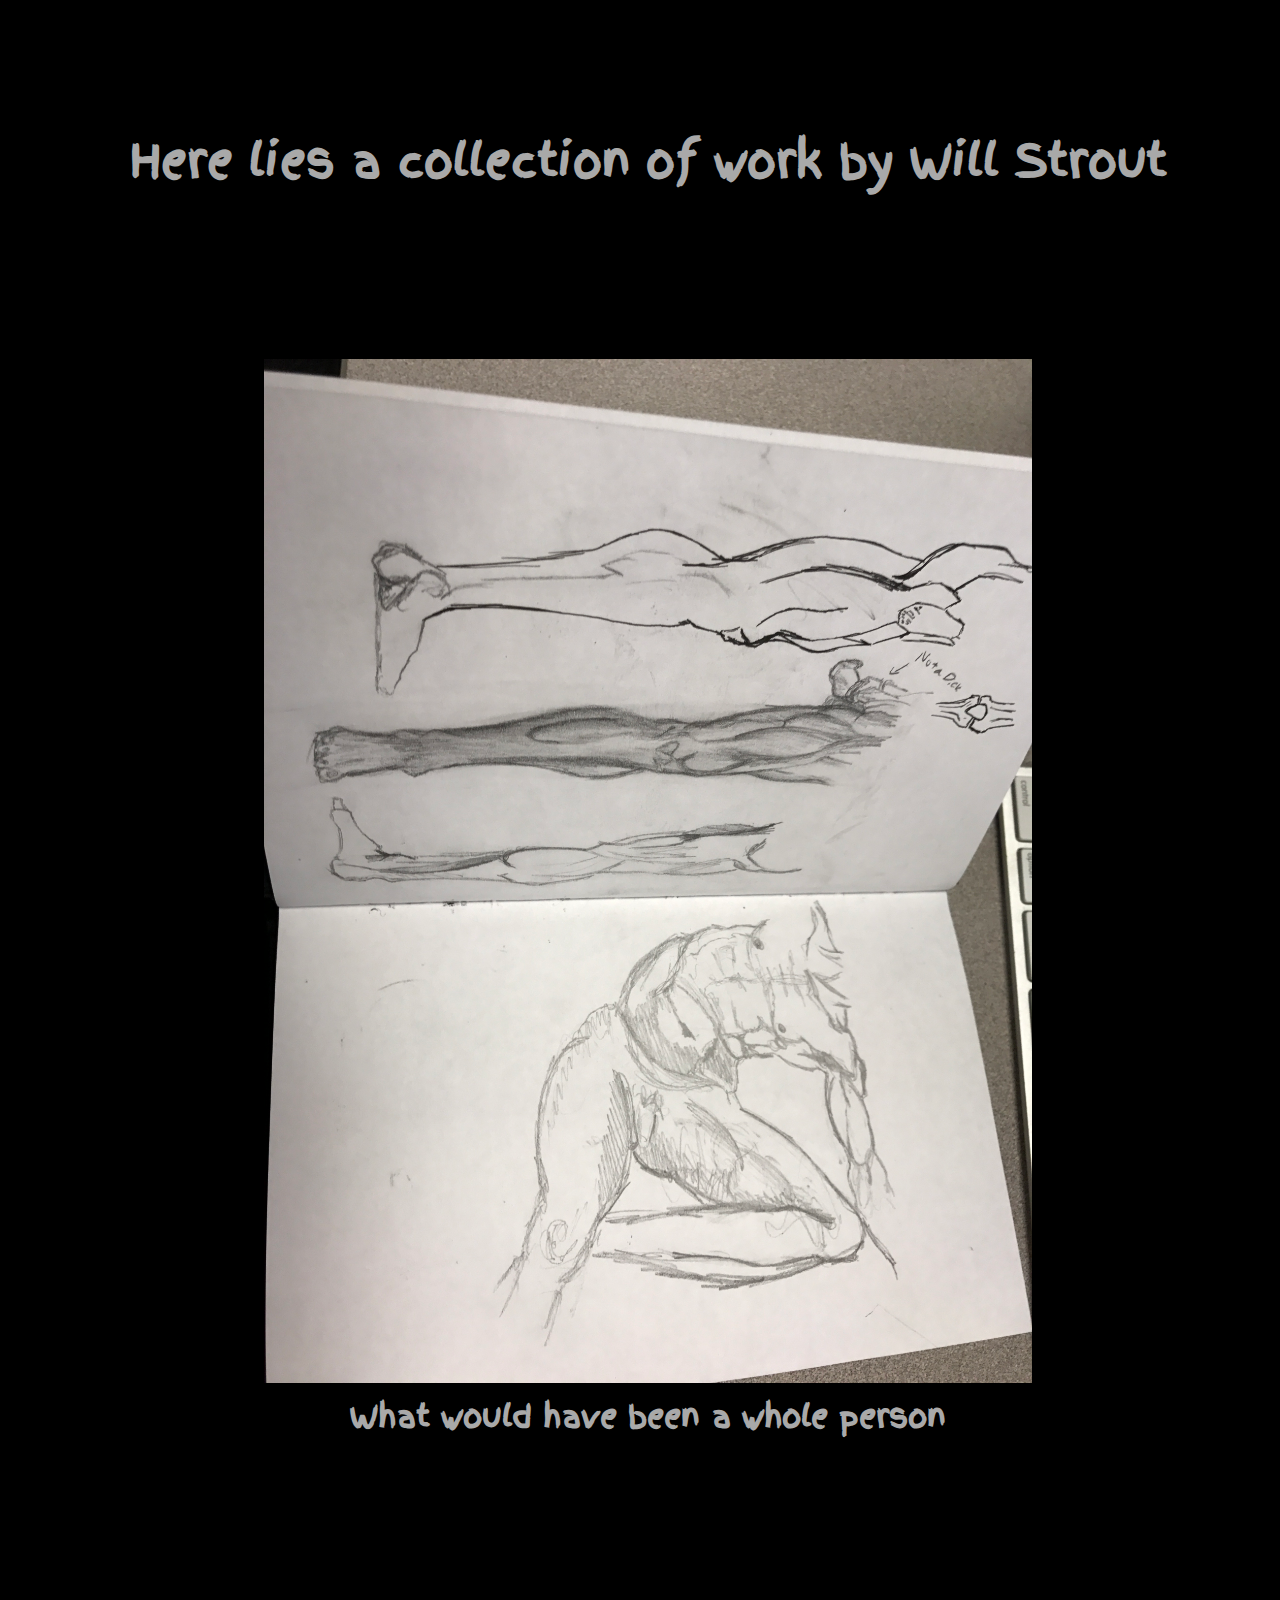
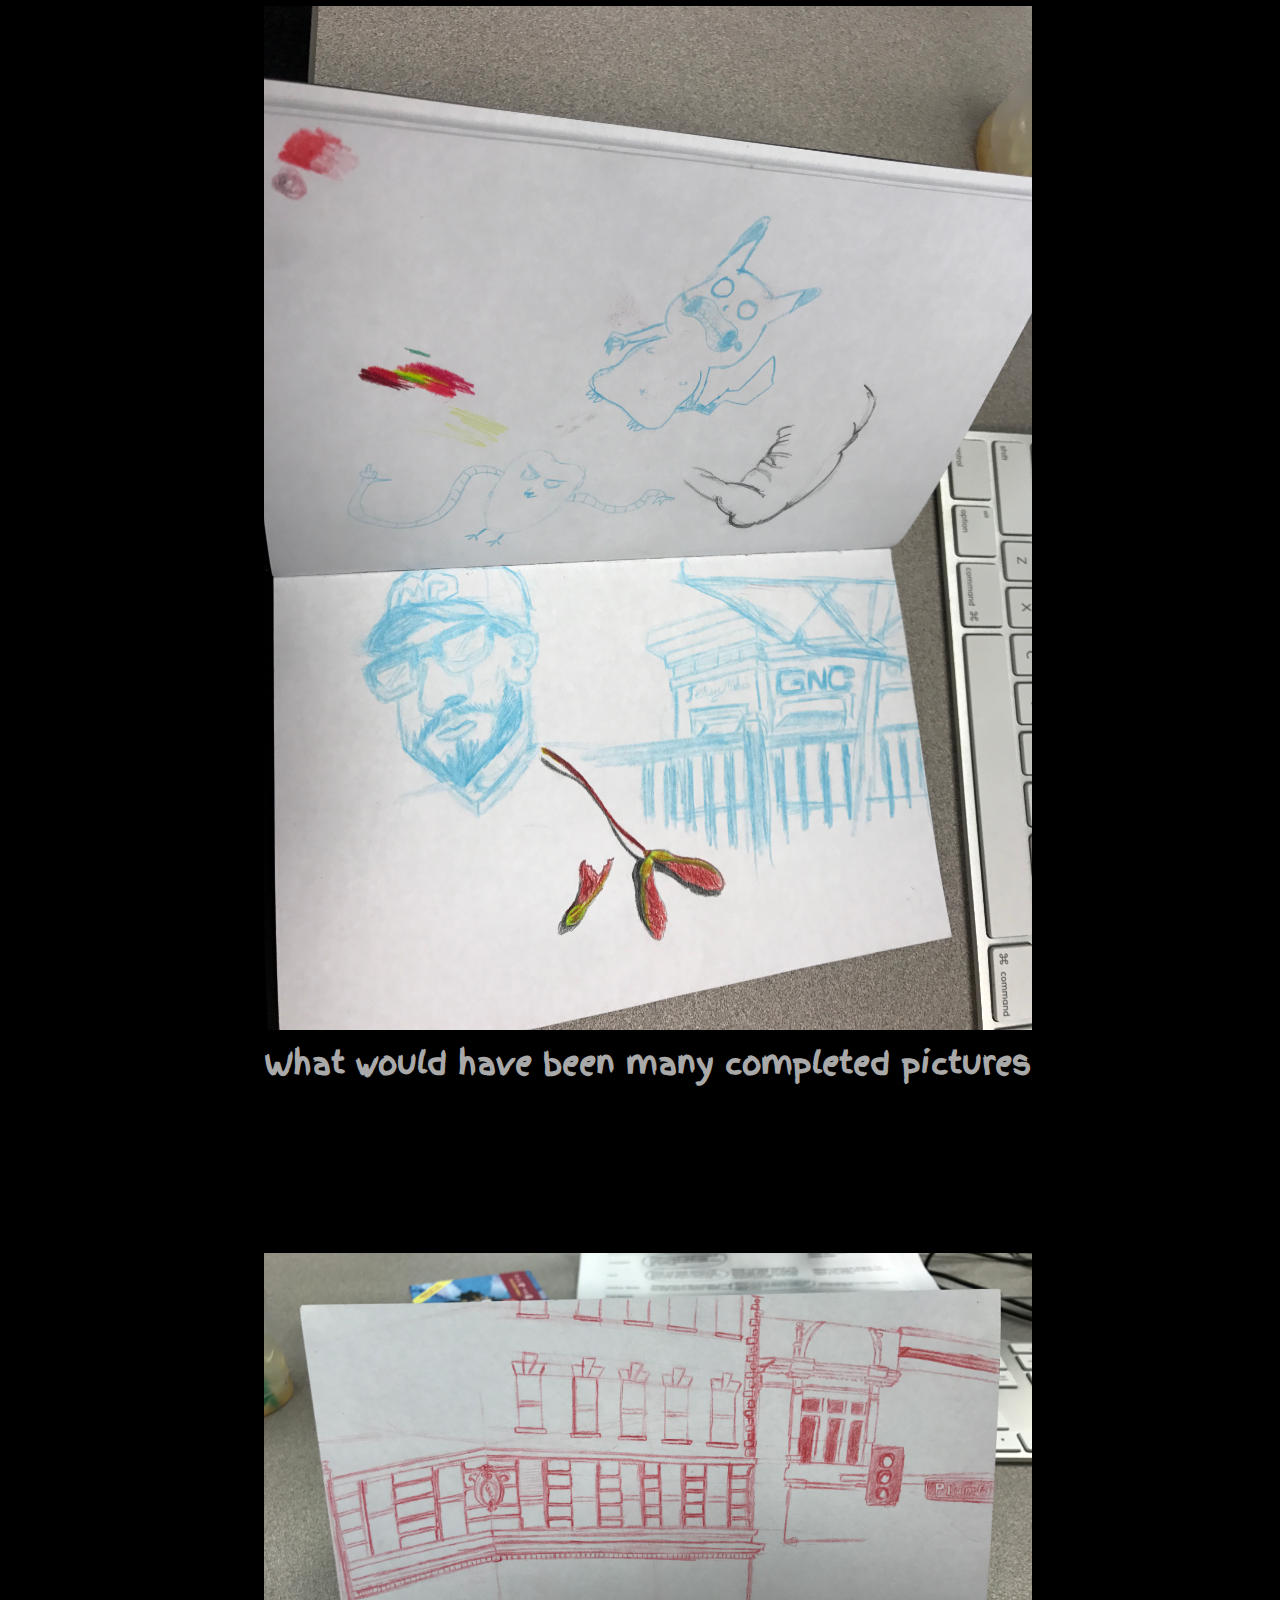
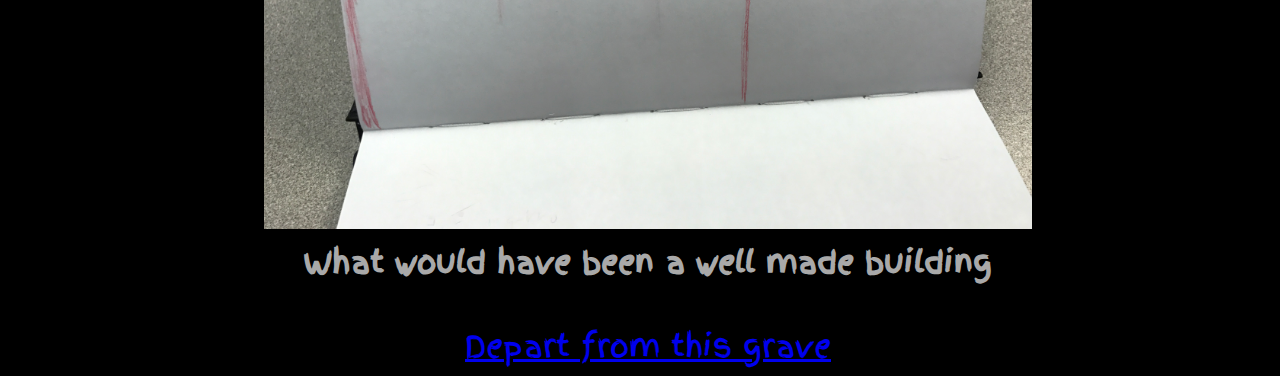
<file: Stuff for project 3 in coding class/Grave two Will.html>
<!DOCTYPE html>
<html>
    <head>
    <title>
        Grave two: Will Strout
    </title>
        <link rel="stylesheet" href="Grave%20two.css">
          <link href="https://fonts.googleapis.com/css?family=Finger+Paint" rel="stylesheet">
    </head>
    <body>
        <h2>
            Here lies a collection of work by Will Strout
        </h2>
        <img src="Will%20picture%201.jpg" alt="muscle study" id="muscle">
        <h4>What would have been a whole person</h4>
        <img src="Will%20picture%202.jpg" alt="random doodles" id="doodles">
        <h4>What would have been many completed pictures</h4>
        <img src="Will%20picture%203.jpg" alt="architecture practice" id="building">
        <h4>What would have been a well made building</h4>
        <a href="Corpse%20Cubby%20menu.html">Depart from this grave</a>
    </body>
    </html>
</file>
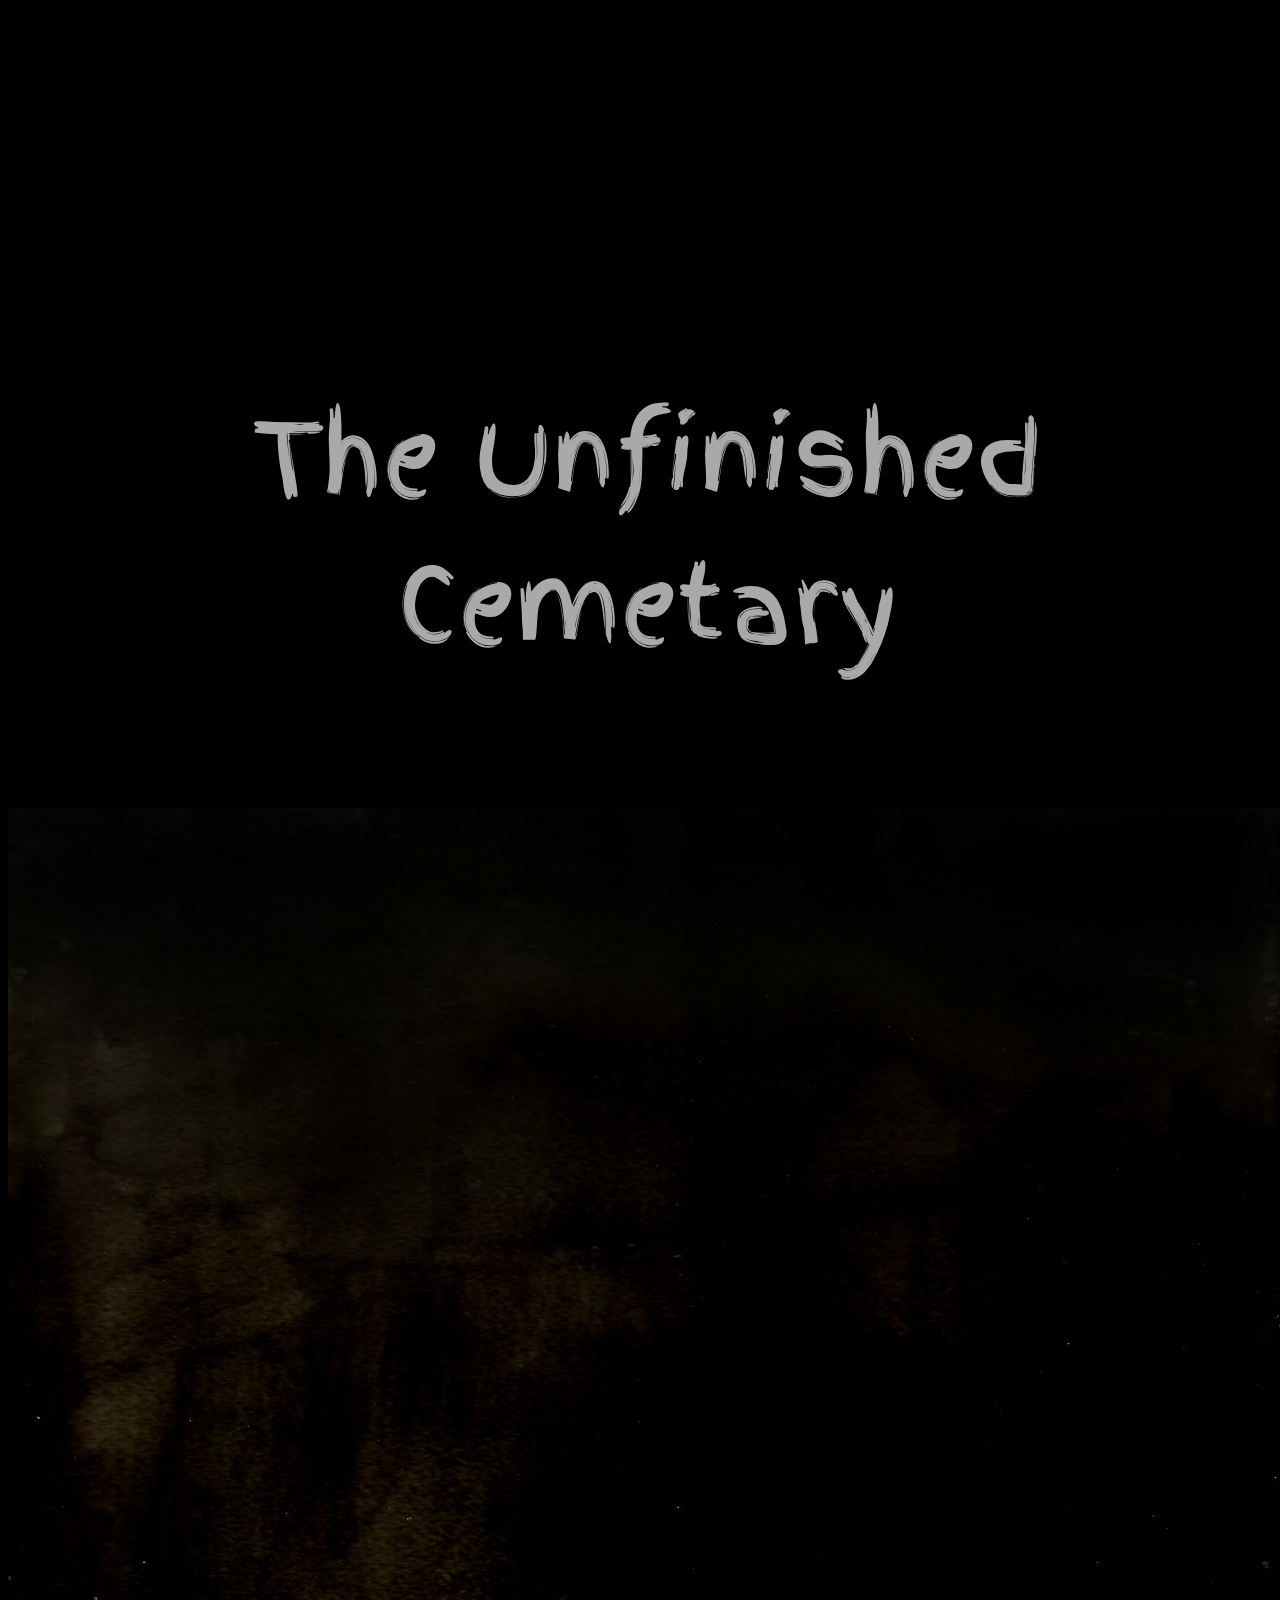
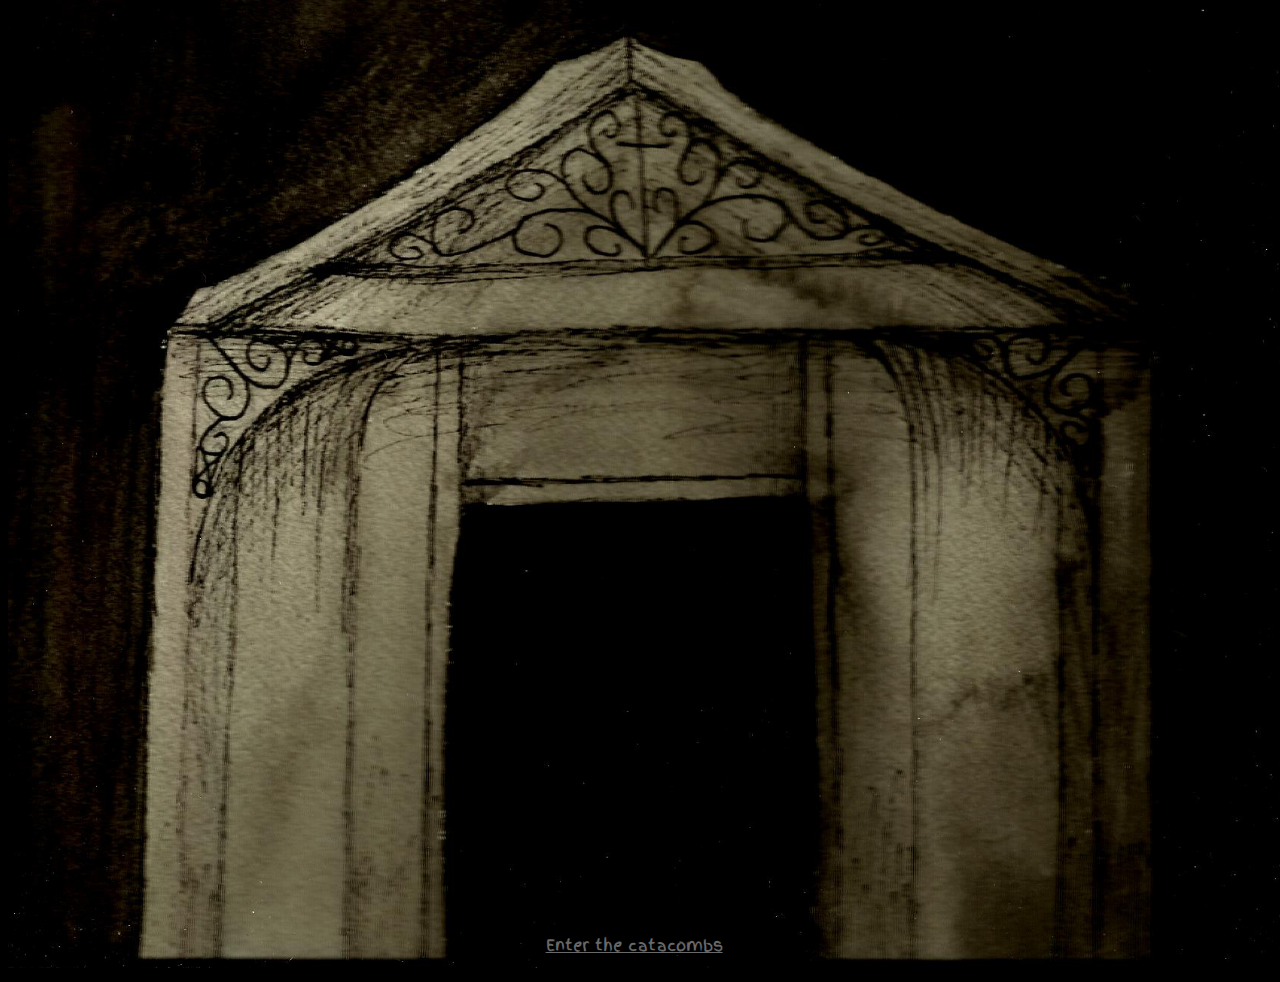
<file: Stuff for project 3 in coding class/Unfinished Cemetary landing page.html>
<!DOCTYPE html>
<html>
    <head>
    <title>
        The Unfinished Cemetary
    </title>
        <link rel="stylesheet" href="cemetary%20landing%20page.css">
        <link href="https://fonts.googleapis.com/css?family=Finger+Paint" rel="stylesheet">
        </head>
    <header>
        The Unfinished Cemetary
    </header>
    <body>
     <section>
        <img src="Mosaleum%20or%20however%20its%20spelled%20I%20dont%20care.png" alt="meh picture of a mausolium" id="theonlypicture">
        
       <!--create blackbox to be in the doorway to be the link. then create an id for that image to position it exactly in css -->
<a href="Corpse%20Cubby%20menu.html"> Enter the catacombs</a>
         </section>   
        </body>
</html>
</file>
<file: project1/project 1 css.css>
body {
    font-family: 'Julee', cursive;
    width:100%;
    background-image:url(images/Background%20texture.jpg);
    background-repeat:repeat-y;
    background-attachment: fixed;
    background-position: center;
    background-size:contain;
}
img {
    width: 100%;
    display: block;
    margin: auto;
}
img#nope {
    position: relative;
    width: 100%;
}
img#Slipknotalbum {
    display: block;
    margin: auto;
    width: 50%;
}
img#Stonesouralbum {
    display: block;
    margin: auto;
    width: 50%;
}
img#neck {
    position: relative;
    width: 100%;
}
img#whitelogo {
    width: 30%;
    margin-bottom: 10%;
}
p {
    margin: auto;
    display: block;
    width:70%;
    color: whitesmoke;
    text-align: center;
}
p#afterwhite {
    margin-top: 10%;
    margin-bottom: 10%;
}
p#beforealbums {
    margin-bottom: 10%;
}
p#slipknottext {
    text-align: center;
    margin-bottom: 10%;
}
p#stonesourtext {
    text-align: center;
    margin-bottom: 10%;
}
p#paragraphaftercorey {
    text-align: center;
    margin-top: 10%;
    margin-bottom: 10%;
}
h1 {
    font-size: 500%;
    position: absolute;
    top: 200px;
    left: 0;
    width: 100%;
    text-align: center;
    color: black;
}

h2 {
    text-align: center;
    color: whitesmoke;
}
h3 {
    color: whitesmoke;
    position: absolute;
    top: 200px;
    left: 0;
    width: 100%;
    text-align: center;
}
</file>
<file: index.css>
/* DESKTOP LAYOUT */

body {
    font-family: 'Sue Ellen Francisco', cursive;
    margin: 0;
    background-color: floralwhite;
    font-size: 130%;
}

h3 {
    font-size: 300%;
    text-align: center;
}

h4 {
    margin-left: 5%;
    font-size: 200%;
}

h5 {
    font-size: 150%;
    text-align: center;
}

section {
    float: left;
    display: inline-block;
    width: 50%;
}

section#aboutmestoof {
    width: 100%;
}

p#whyitookthisclass {
    margin-right: 5%;
    width: 95%;
}

p#mygoals {
    width: 95%;
    margin-right: 5%;
}

p#paragraph1 {
    text-align: center;
    font-size: 130%;
}

p#paragraph2 {
    margin-bottom: 10%;
    text-align: center;
    font-size: 130%;
}

p#githubplug {
    text-align: center;
    margin-right: 5%;
}

footer {
    margin-top: 10%;
    clear: both;
    position: relative;
    display: block;
}

img {
    width: 100%;
}

img#headerimage {
    display: block;
    margin-bottom: -15%;
}

img#footerimage {
    display: block;
    margin-bottom: -5%;
    margin-top: -20%;
}

img#me {
    width: 30%;
    margin-left: 5%;
    float: left;
    margin-right: 15%;
}

/* MOBILE LAYOUT */

@media only screen and (max-width:500px) {
    
    body {
        background-image: url(project1/images/sidebar-image.png);
        background-repeat: no-repeat;
        background-position: right;
        background-attachment: fixed;
        width: 80%;
        padding: 4% 4%;
    }
    
    ol {
        font-size: 200%;
    }
    
    img {
        width: 80%;
    }
    
    img#footerimage {
        opacity: 0%;
    }
    
    img#headerimage {
        opacity: 0%;
    }
    
}
</file>
